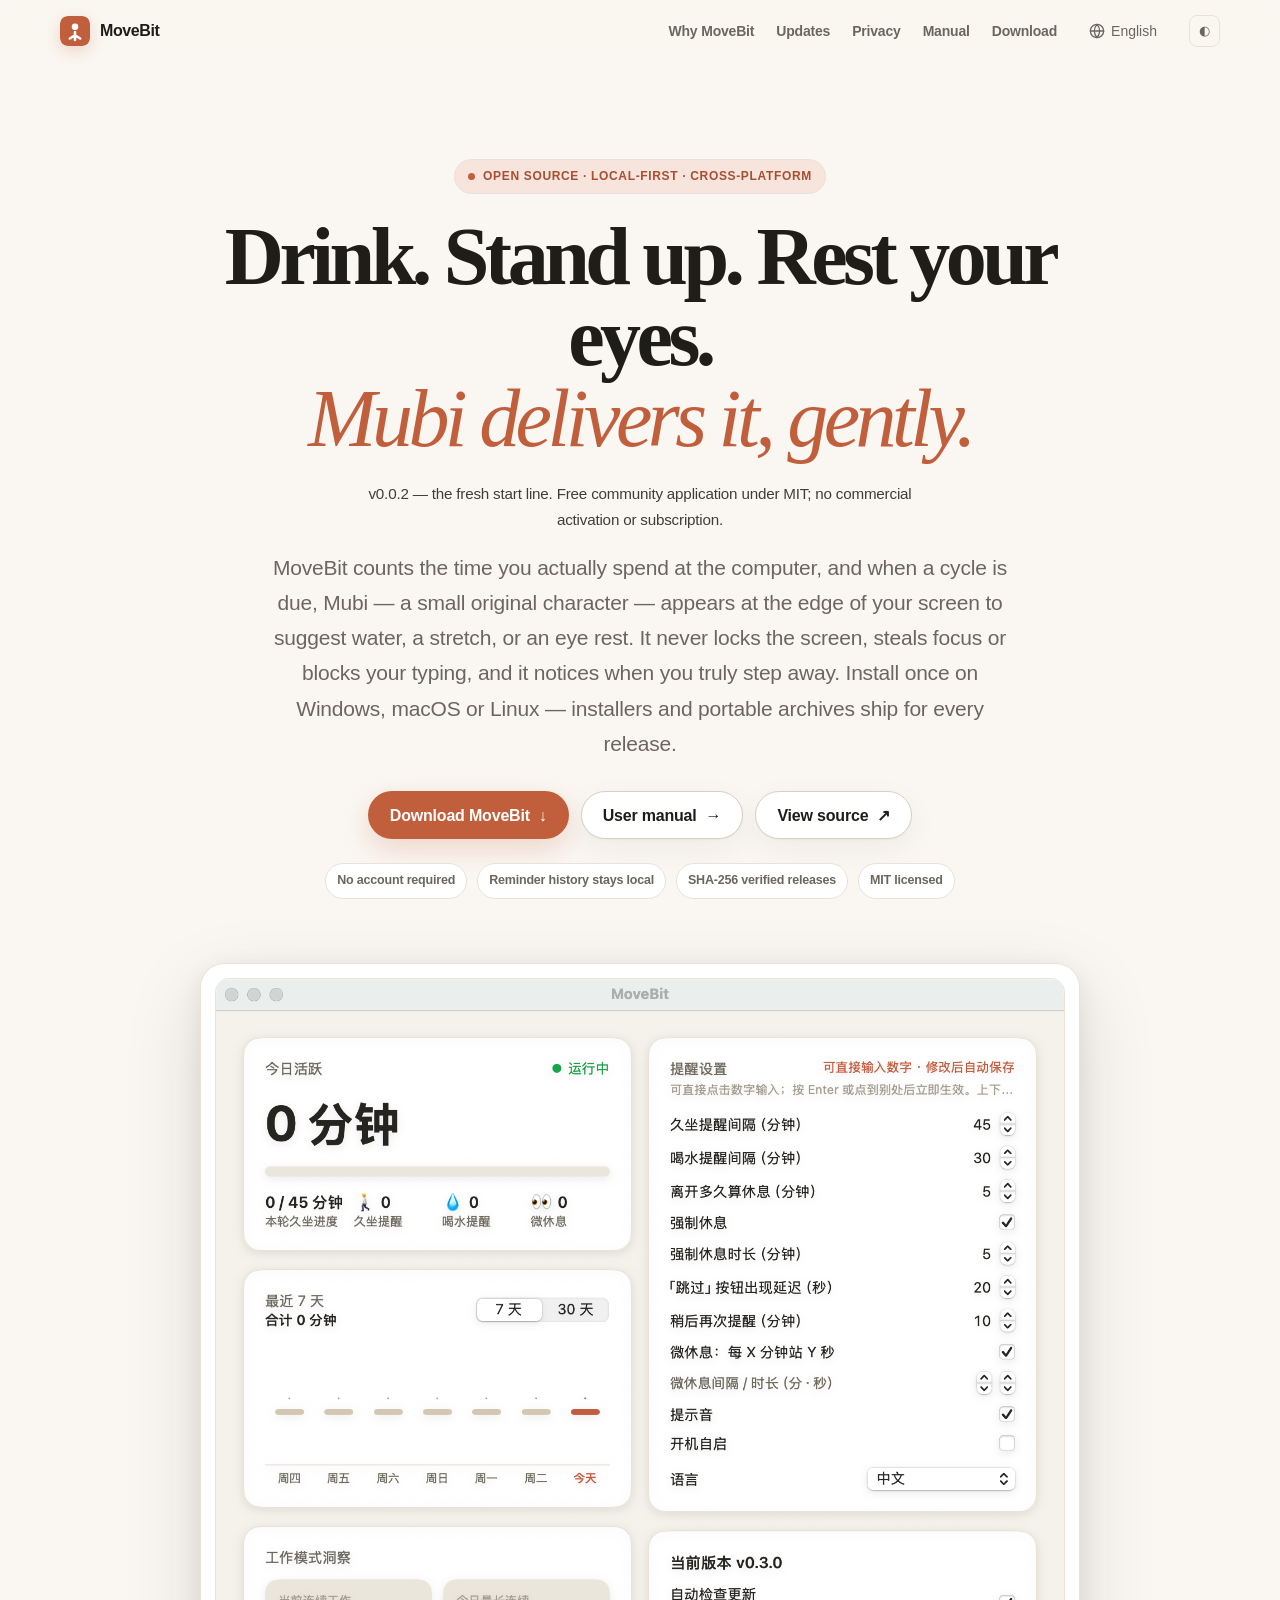
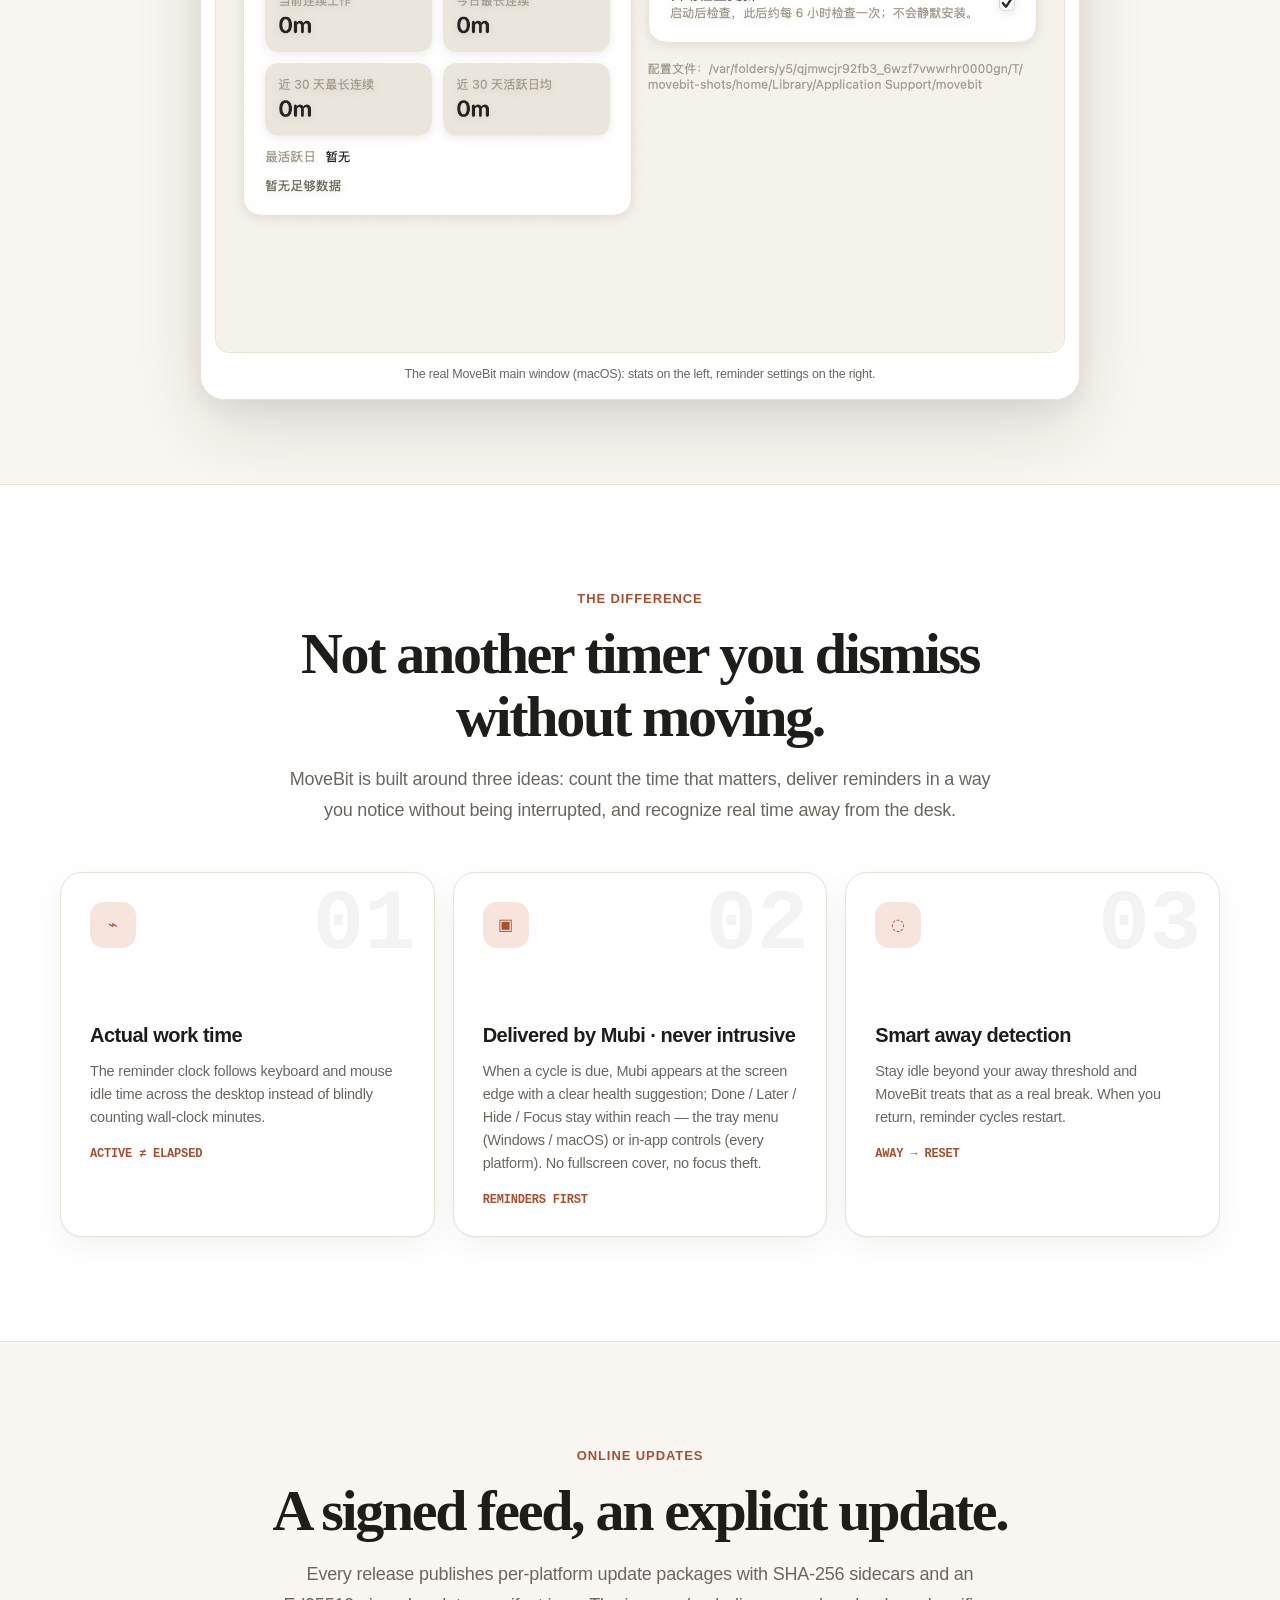
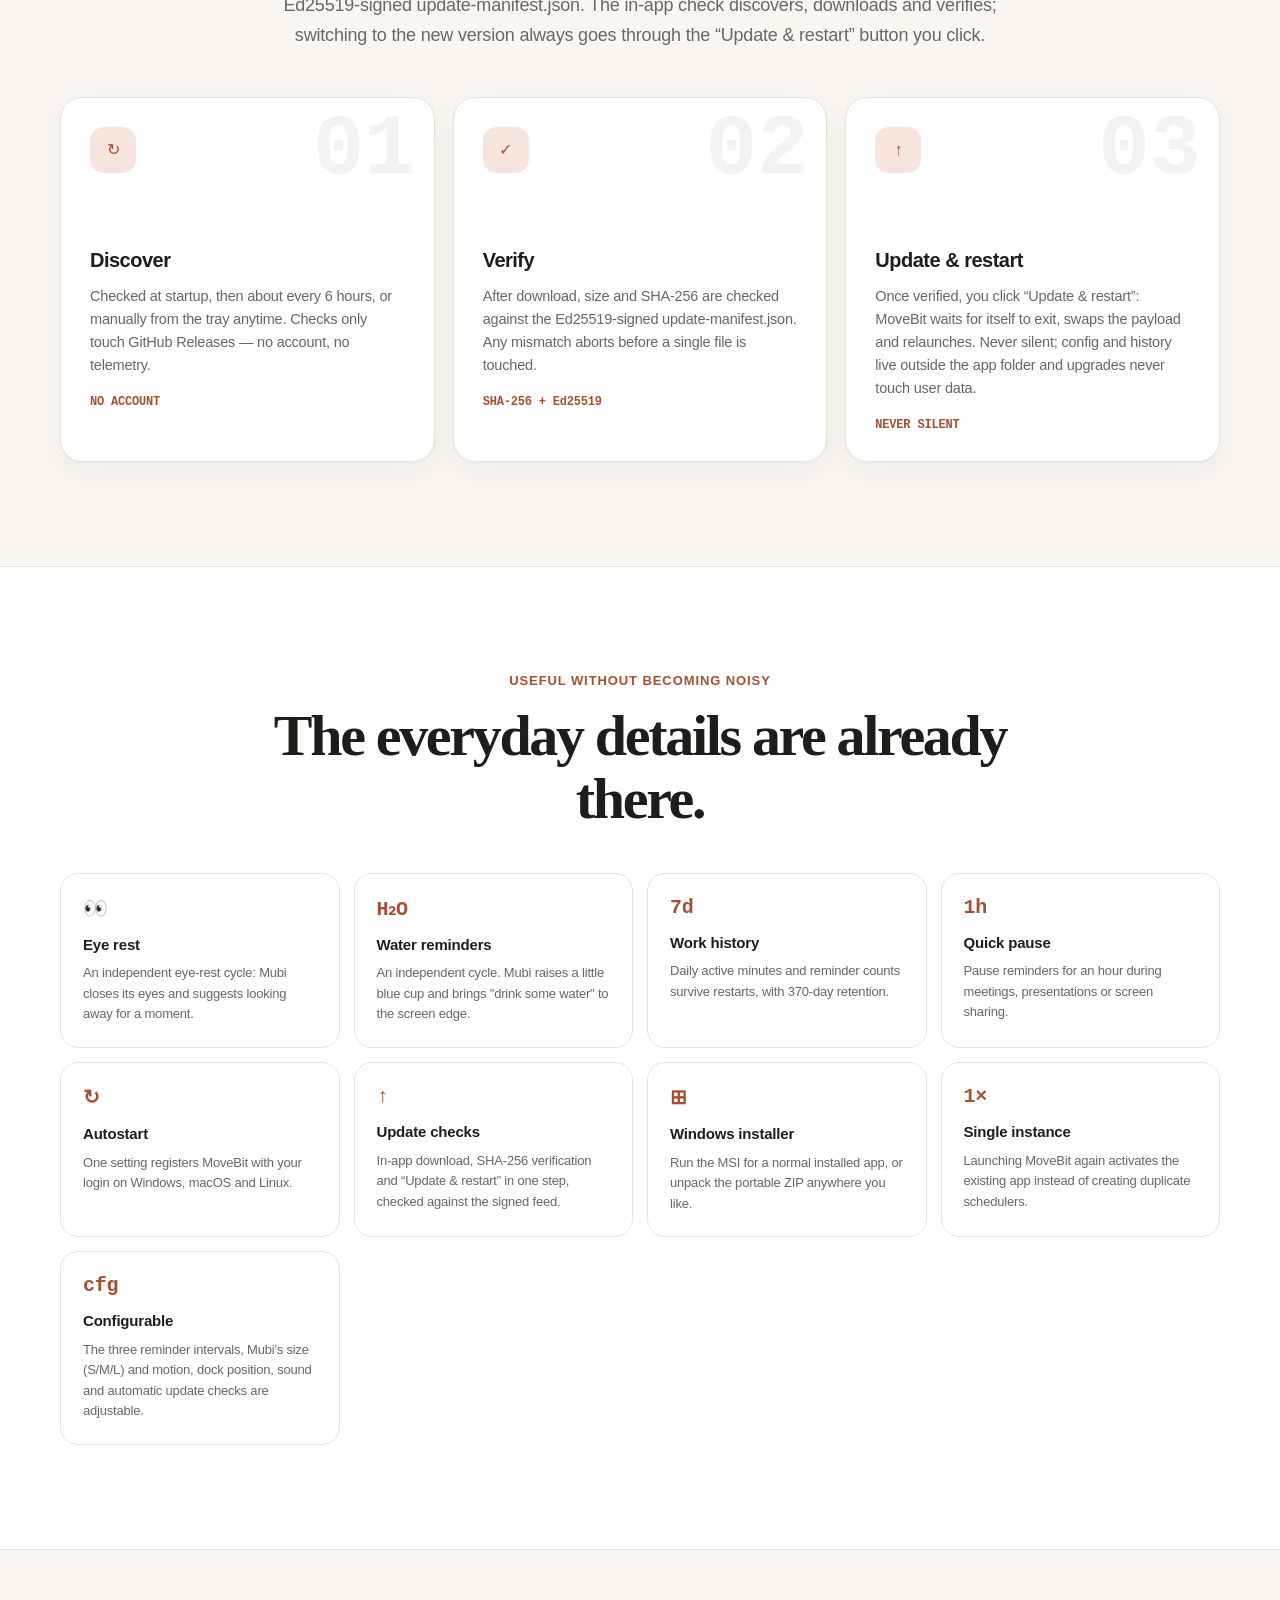
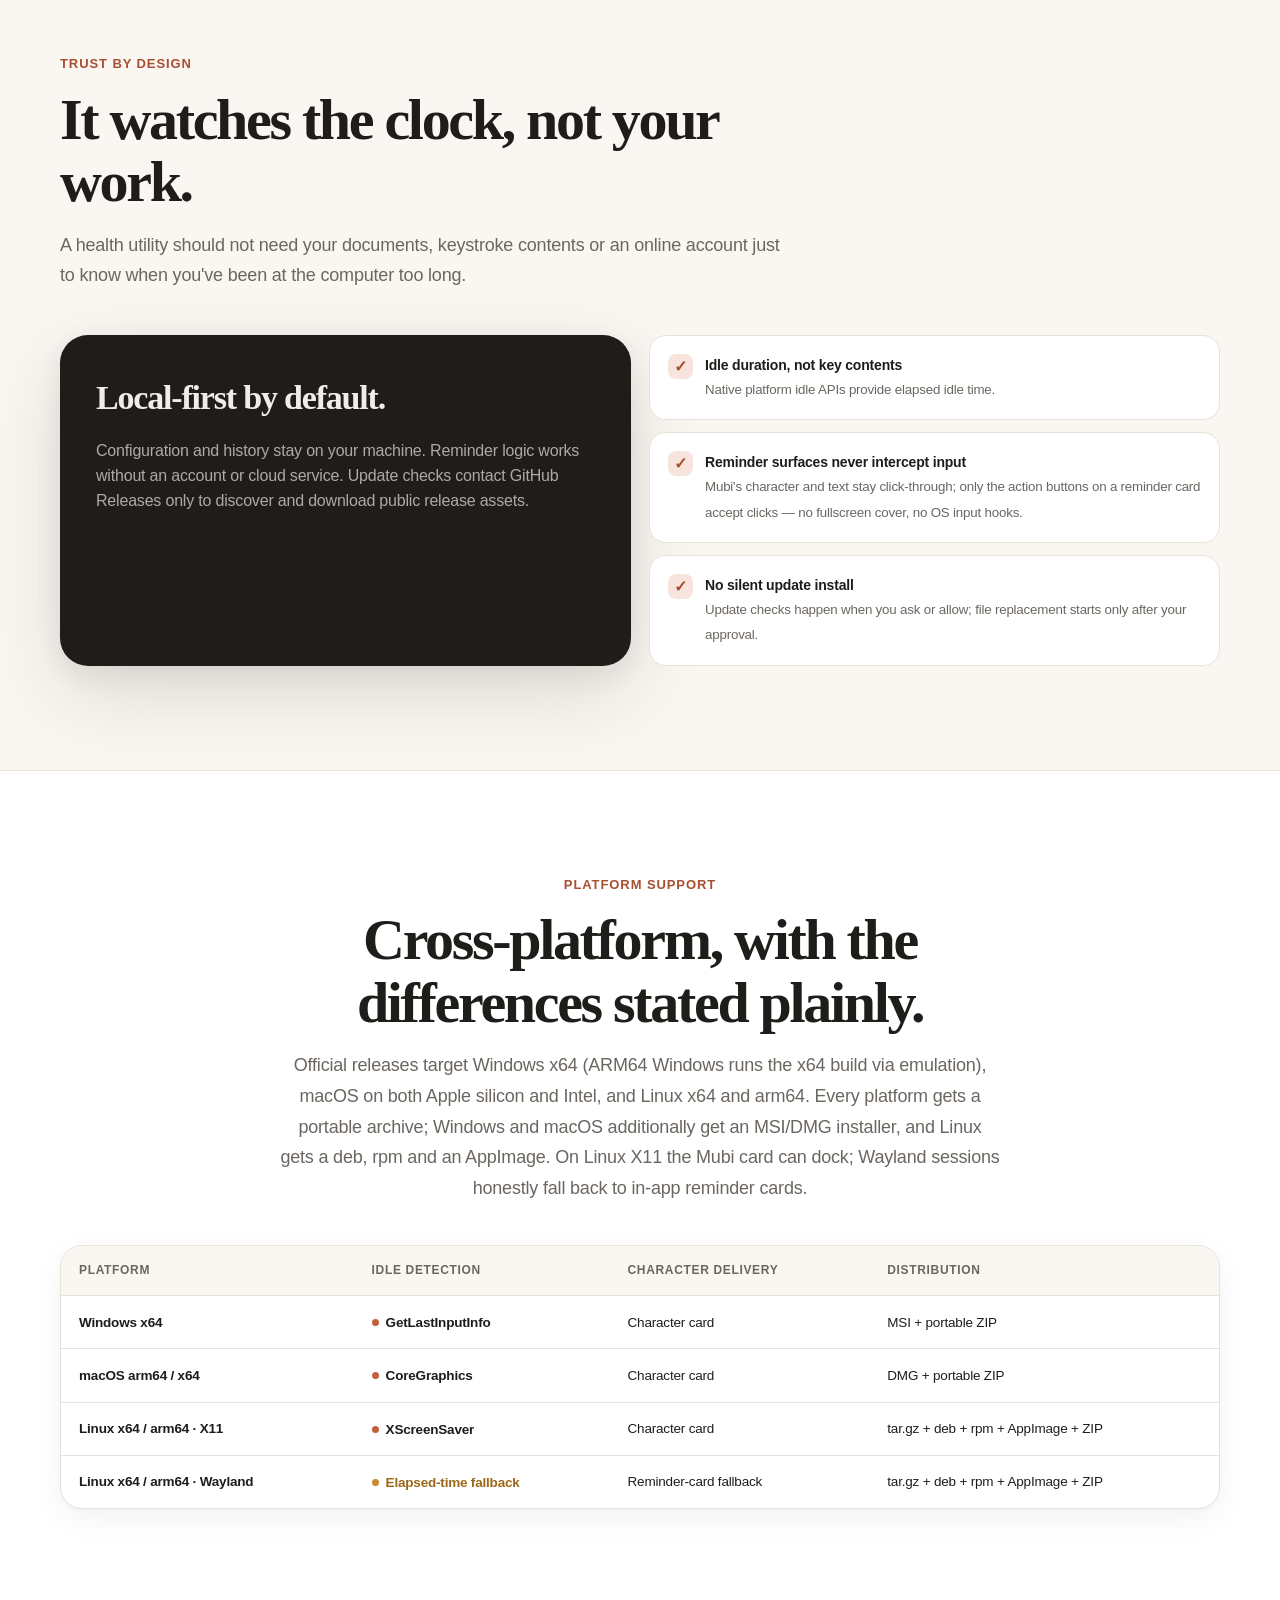
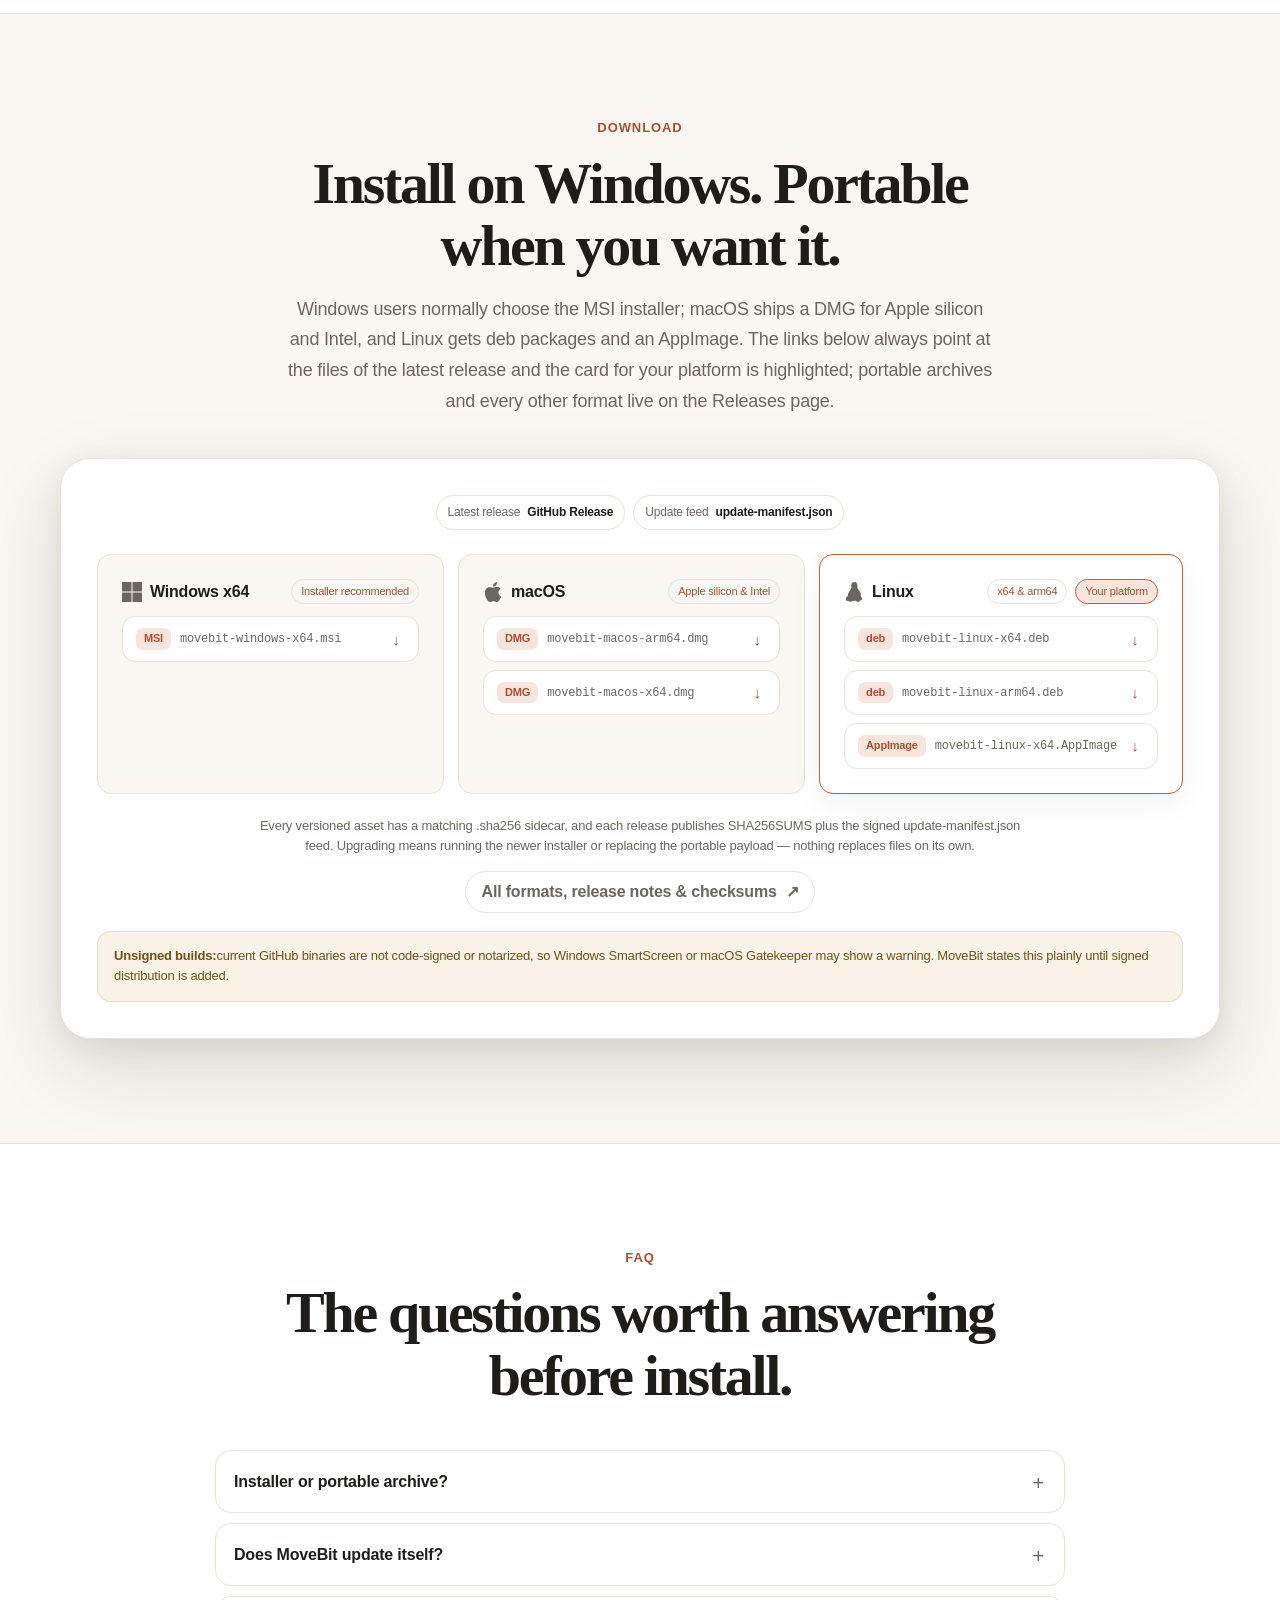
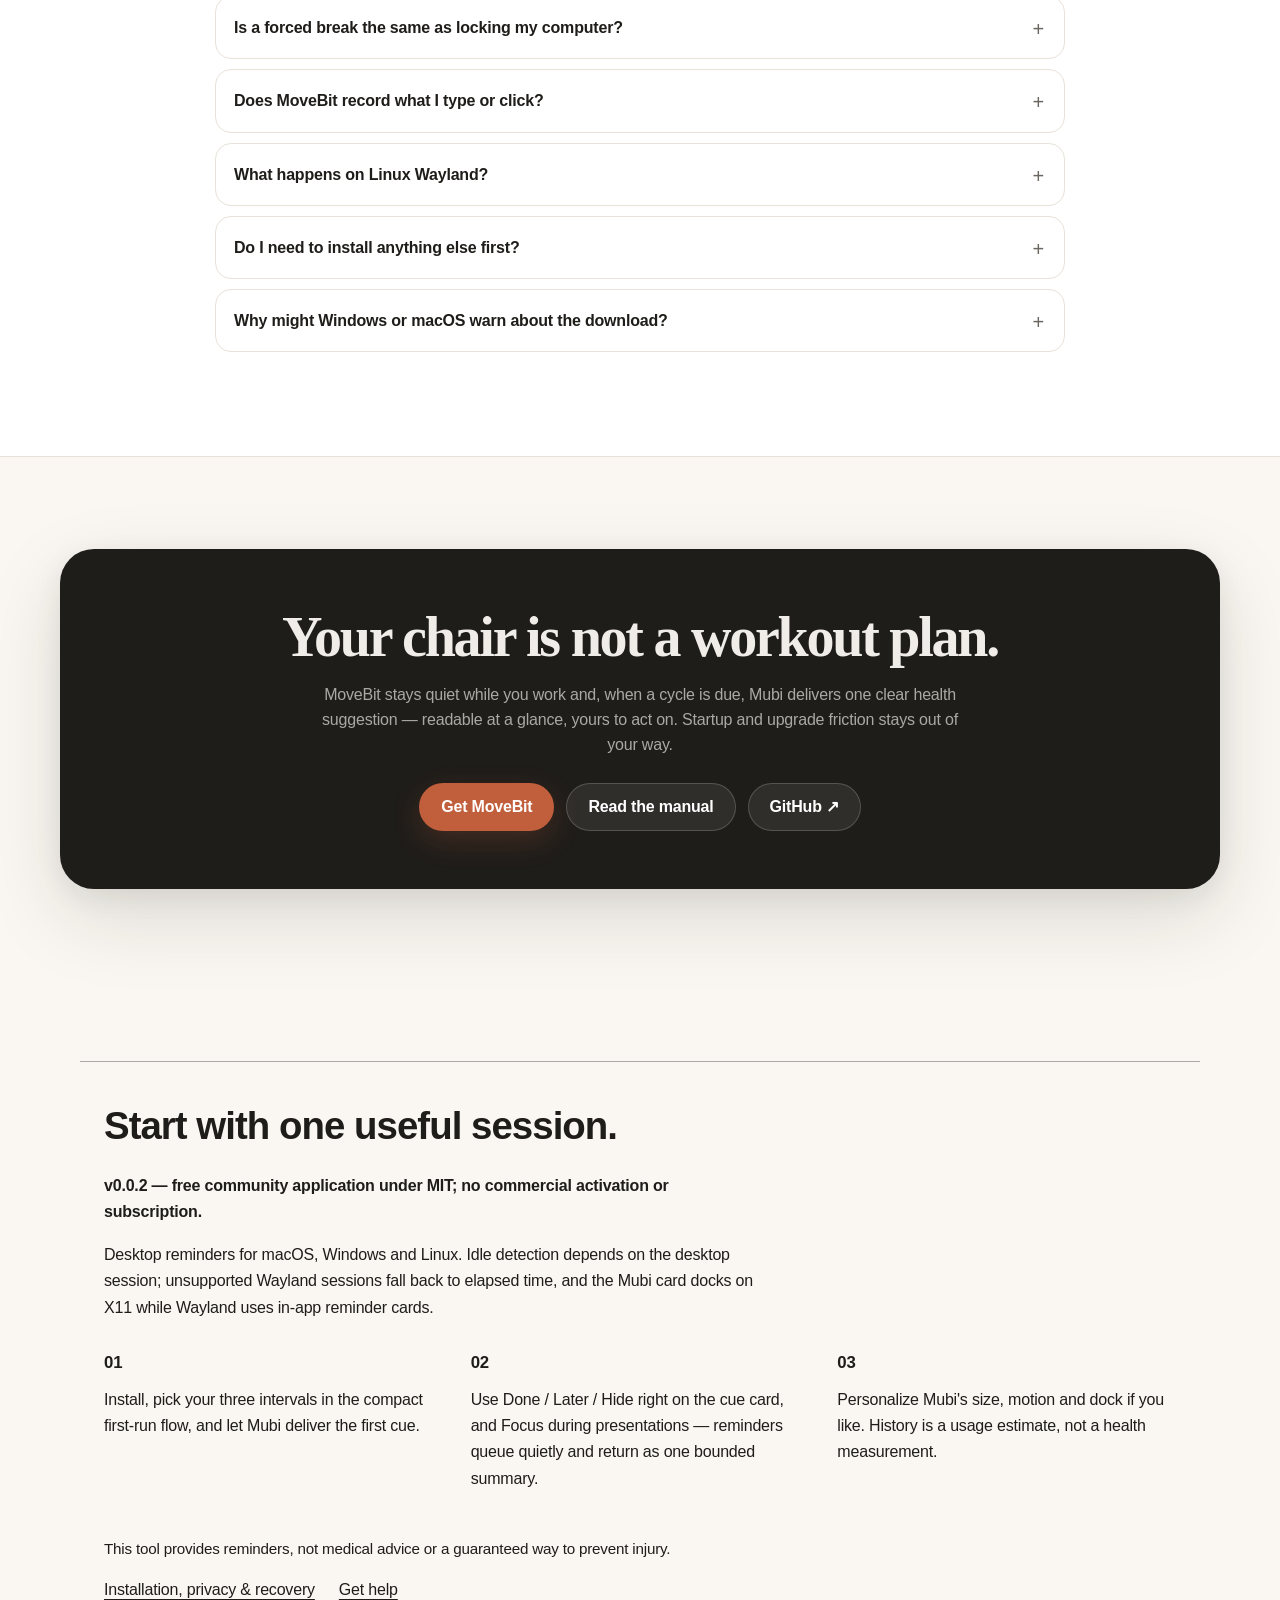
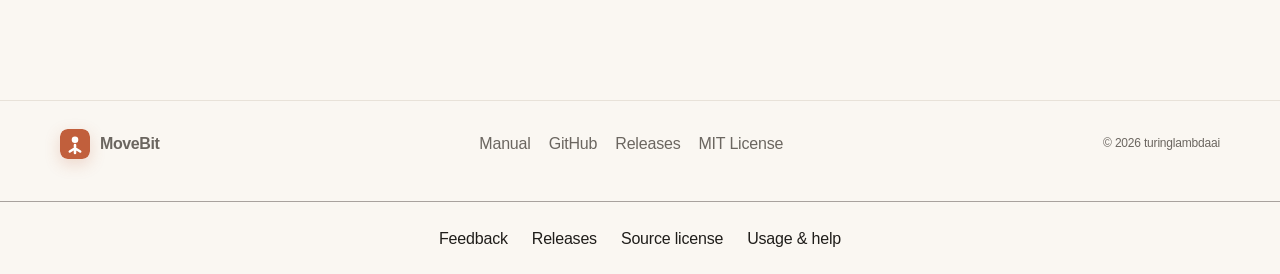
<file: docs/index.html>
<!doctype html>
<html lang="zh-CN">
<head>
  <meta charset="utf-8">
  <meta name="viewport" content="width=device-width, initial-scale=1">
  <title>MoveBit — 一个真正能让你离开椅子的休息提醒</title>
  <meta name="description" content="MoveBit 是本地优先的跨平台健康提醒工具：统计真实电脑活跃时长，久坐、喝水、护眼提醒由屏幕边缘的小家伙沐比温柔交付，永不锁屏、不打断；Windows、macOS、Linux 均提供安装器与便携压缩包，发布附带 SHA-256 校验。">
  <meta name="theme-color" content="#faf7f2">
  <meta name="color-scheme" content="light dark">
  <link rel="canonical" href="https://movebit.jrtx.site/">
  <meta property="og:type" content="website">
  <meta property="og:site_name" content="MoveBit">
  <meta property="og:title" content="MoveBit — 久坐、喝水、护眼，由沐比温柔提醒">
  <meta property="og:description" content="统计真实活跃时长。久坐、喝水、护眼，由沐比温柔提醒，永不打断。Windows、macOS、Linux 一次安装即可。">
  <meta property="og:url" content="https://movebit.jrtx.site/">
  <meta name="twitter:card" content="summary">
  <meta name="twitter:title" content="MoveBit — 久坐、喝水、护眼，由沐比温柔提醒">
  <meta name="twitter:description" content="统计真实活跃时长，识别离席；喝水、起身、护眼由沐比温柔提醒。">
  <script>
    // Anti-flicker: resolve theme (and language) before first paint.
    (function () {
      var t;
      try { t = localStorage.getItem('movebit-theme'); } catch (e) {}
      if (t !== 'light' && t !== 'dark') t = matchMedia('(prefers-color-scheme: dark)').matches ? 'dark' : 'light';
      document.documentElement.dataset.theme = t;
      var l;
      try { l = localStorage.getItem('movebit-lang-override-v2'); } catch (e) {}
      if (l !== 'zh' && l !== 'en') l = (navigator.language || 'zh').toLowerCase().indexOf('zh') === 0 ? 'zh' : 'en';
      document.documentElement.lang = l === 'zh' ? 'zh-CN' : 'en';
    })();
  </script>
  <link rel="stylesheet" href="styles.css">
  <script>document.documentElement.classList.add('js');</script>
  <script type="application/ld+json">
  {
    "@context": "https://schema.org",
    "@type": "SoftwareApplication",
    "name": "MoveBit",
    "applicationCategory": "HealthApplication",
    "operatingSystem": "Windows, macOS, Linux",
    "url": "https://movebit.jrtx.site/",
    "downloadUrl": "https://github.com/turinglambdaai/movebit/releases/latest",
    "codeRepository": "https://github.com/turinglambdaai/movebit",
    "license": "https://github.com/turinglambdaai/movebit/blob/main/LICENSE",
    "offers": { "@type": "Offer", "price": "0", "priceCurrency": "USD" }
  }
  </script>
<script>
var _hmt = _hmt || [];
(function() {
  var hm = document.createElement("script");
  hm.src = "https://hm.baidu.com/hm.js?8e2445912635226bcba0c400bfb6079d";
  var s = document.getElementsByTagName("script")[0];
  s.parentNode.insertBefore(hm, s);
})();
</script>
<style>
  #product-support { display:flex; flex-wrap:wrap; justify-content:center; gap:12px 24px; padding:24px; font:inherit; border-top:1px solid var(--border, #a8a29e); }
  #product-support a:focus-visible { outline:2px solid currentColor; outline-offset:4px; }
  html:lang(en) #product-support .support-zh, html:lang(zh) #product-support .support-en { display:none; }
</style>
<style id="product-start-style">
.product-availability{font-size:.95rem;line-height:1.65;max-width:72ch;margin:18px 0;opacity:.85} .hero .product-availability{margin-left:auto;margin-right:auto}
.product-start{max-width:1120px;margin:64px auto;padding:32px 24px;border-top:1px solid var(--border,#aaa);font:inherit;line-height:1.65}
.product-start h2{font-size:clamp(1.7rem,3vw,2.4rem);letter-spacing:-.025em;margin:0 0 16px}.product-start h3{font-size:1.05rem;margin:0 0 10px}.product-start p{margin:0 0 16px;max-width:74ch}.product-start-grid{display:grid;grid-template-columns:repeat(3,minmax(0,1fr));gap:28px;margin:28px 0}.product-start a{text-decoration:underline;text-underline-offset:4px;overflow-wrap:anywhere}.product-start a:focus-visible{outline:2px solid currentColor;outline-offset:5px}.product-start .start-links{display:flex;gap:16px 24px;flex-wrap:wrap}.product-start .start-status{font-weight:600}.product-start .start-limits{font-size:.95em}
html:lang(en) .reader-zh,html:lang(zh) .reader-en{display:none!important}@media(max-width:700px){.product-start{margin:40px auto;padding:24px 20px}.product-start-grid{grid-template-columns:1fr;gap:18px}}
</style>
<style>.lang-menu li.lang-choice{padding:0}.lang-menu .lang-choice button{display:block;width:100%;padding:8px 12px;border:0;background:transparent;color:inherit;font:inherit;text-align:left;cursor:pointer}.lang-menu .lang-choice button:focus-visible{outline:2px solid currentColor;outline-offset:-2px;border-radius:4px}</style>
</head>
<body>
  <a class="skip-link" href="#main" data-i18n="a11y.skip">跳到正文</a>

  <header class="nav" id="top">
    <div class="container nav-inner">
      <a class="brand" href="#top" aria-label="MoveBit home">
        <svg class="brand-mark" viewBox="0 0 64 64" aria-hidden="true">
          <rect width="64" height="64" rx="15" fill="#c15f3c"/>
          <circle cx="32" cy="23" r="7" fill="white"/>
          <path d="M32 34v17M32 41l-11 7M32 41l11 7" stroke="white" stroke-width="5.5" stroke-linecap="round"/>
        </svg>
        <span>MoveBit</span>
      </a>
      <nav class="nav-links" aria-label="Primary navigation">
        <a class="optional" href="#why"><span data-i18n="nav.why">为什么是 MoveBit</span></a>
        <a class="optional" href="#updates"><span data-i18n="nav.updates">在线更新</span></a>
        <a class="optional" href="#privacy"><span data-i18n="nav.privacy">隐私</span></a>
        <a class="optional" href="manual.html"><span data-i18n="nav.manual">手册</span></a>
        <a class="download-link" href="#download"><span data-i18n="nav.download">下载</span></a>
        <div class="lang-dropdown-wrapper">
            <button class="lang-btn" type="button" onclick="void 0" aria-label="Switch language">
                <svg width="16" height="16" viewBox="0 0 24 24" fill="none" stroke="currentColor" stroke-width="2" stroke-linecap="round" stroke-linejoin="round"><circle cx="12" cy="12" r="10"></circle><line x1="2" y1="12" x2="22" y2="12"></line><path d="M12 2a15.3 15.3 0 0 1 4 10 15.3 15.3 0 0 1-4 10 15.3 15.3 0 0 1-4-10 15.3 15.3 0 0 1 4-10z"></path></svg>
                <span id="current-lang-label">简体中文</span>
            </button>
            <ul class="lang-menu">
                <li class="lang-choice"><button type="button" onclick="setLanguage('en')">English</button></li>
                <li class="lang-choice"><button type="button" onclick="setLanguage('zh')">简体中文</button></li>
            </ul>
        </div>
        <button class="theme-btn" id="theme-btn" type="button" aria-label="Toggle theme">◐</button>
      </nav>
    </div>
  </header>

  <main id="main">
    <section class="hero">
      <div class="container">
        <div class="hero-copy">
          <div class="eyebrow animate"><span class="eyebrow-dot"></span><span data-i18n="hero.eyebrow">开源 · 本地优先 · 跨平台</span></div>
          <h1 class="animate">
            <span data-i18n="hero.h1a">久坐、喝水、护眼——</span><br>
            <span class="accent" data-i18n="hero.h1b">由小家伙沐比温柔提醒。</span>
          </h1>
<p class="reader-en product-availability" lang="en">v0.0.2 — the fresh start line. Free community application under MIT; no commercial activation or subscription.</p><p class="reader-zh product-availability" lang="zh">v0.0.2 —— 全新起点。MIT 许可的免费社区应用，不接商业激活或订阅。</p>
          <p class="hero-lead animate" data-i18n="hero.lead">MoveBit 统计你真正操作电脑的活跃时长，到点由小家伙沐比在屏幕边缘温柔提醒：喝水、起身、让眼睛休息。它从不锁屏、不抢焦点、不打断输入；你真正离开工位时它也知道。Windows、macOS、Linux 一次安装即可，每个发布都同时提供安装器与便携压缩包。</p>
          <div class="hero-actions animate">
            <a class="btn btn-primary" id="hero-download" href="#download"><span data-i18n="hero.download">下载 MoveBit</span><span aria-hidden="true">↓</span></a>
            <a class="btn btn-secondary" href="manual.html"><span data-i18n="hero.manual">使用手册</span><span aria-hidden="true">→</span></a>
            <a class="btn btn-secondary" href="https://github.com/turinglambdaai/movebit" target="_blank" rel="noopener"><span data-i18n="hero.source">查看源码</span><span aria-hidden="true">↗</span></a>
          </div>
          <div class="trust-row animate" aria-label="Product characteristics">
            <span class="trust-chip" data-i18n="chip.account">无需账户</span>
            <span class="trust-chip" data-i18n="chip.local">提醒记录保存在本机</span>
            <span class="trust-chip" data-i18n="chip.sha">SHA-256 校验发布</span>
            <span class="trust-chip" data-i18n="chip.mit">MIT 开源许可</span>
          </div>
        </div>

        <figure class="shot-frame animate">
          <img src="img/movebit-main-light.png" alt="MoveBit 主窗口（macOS）：今日活跃、最近 7 天图表、工作模式洞察与提醒设置" data-i18n-alt="shot.alt" loading="lazy">
          <figcaption class="shot-caption" data-i18n="shot.caption">MoveBit 主窗口（macOS 实拍）：左边是统计，右边是提醒设置。</figcaption>
        </figure>
      </div>
    </section>

    <section class="section section-alt" id="why">
      <div class="container">
        <div class="center-head">
          <div class="section-kicker animate" data-i18n="why.kicker">核心差异</div>
          <h2 class="section-title animate" data-i18n="why.title">不是又一个被你顺手关掉的计时器。</h2>
          <p class="section-lead animate" data-i18n="why.lead">MoveBit 围绕三件事设计：只累计真正重要的活跃时间、让提醒以不被忽略又不打断的方式出现、识别你实际离开工位的休息。</p>
        </div>

        <div class="core-grid">
          <article class="core-card animate" data-step="01">
            <div class="core-icon" aria-hidden="true">⌁</div>
            <h3 data-i18n="why.c1.title">真实活跃时长</h3>
            <p data-i18n="why.c1.body">提醒时钟参考整个桌面的键鼠空闲时长，而不是机械累计自然时间。</p>
            <div class="core-meta" data-i18n="why.c1.meta">活跃时间 ≠ 自然时间</div>
          </article>
          <article class="core-card animate" data-step="02">
            <div class="core-icon" aria-hidden="true">▣</div>
            <h3 data-i18n="why.c2.title">角色交付 · 永不打断</h3>
            <p data-i18n="why.c2.body">到点时，小家伙沐比在屏幕边缘带着明确的健康建议出现；做到 / 稍后 / 隐藏 / 专注永远触手可及——托盘菜单（Windows / macOS）或应用内控件（全平台）。没有全屏遮罩，没有焦点抢夺。</p>
            <div class="core-meta" data-i18n="why.c2.meta">提醒为本 · 角色为形</div>
          </article>
          <article class="core-card animate" data-step="03">
            <div class="core-icon" aria-hidden="true">◌</div>
            <h3 data-i18n="why.c3.title">聪明的离席识别</h3>
            <p data-i18n="why.c3.body">空闲超过离席阈值后，MoveBit 会把这段时间视为一次真正的休息；回来后提醒周期重新开始。</p>
            <div class="core-meta" data-i18n="why.c3.meta">离席 → 重置</div>
          </article>
        </div>
      </div>
    </section>

    <section class="section" id="updates">
      <div class="container">
        <div class="center-head">
          <div class="section-kicker animate" data-i18n="upd.kicker">在线更新</div>
          <h2 class="section-title animate" data-i18n="upd.title">带签名的更新 feed，明确的更新动作。</h2>
          <p class="section-lead animate" data-i18n="upd.lead">每个发布都提供各平台的更新包、SHA-256 校验文件，以及 Ed25519 签名的 update-manifest.json。应用内「检查更新」负责发现、下载与校验；换成新版本永远经过你点击的「更新并重启」。</p>
        </div>

        <div class="core-grid">
          <article class="core-card animate" data-step="01">
            <div class="core-icon" aria-hidden="true">↻</div>
            <h3 data-i18n="upd.c1.title">发现</h3>
            <p data-i18n="upd.c1.body">启动后检查一次，此后约每 6 小时一次，也可以在托盘随时手动「检查更新」。检查只访问 GitHub Releases——无需账户，无遥测。</p>
            <div class="core-meta" data-i18n="upd.c1.meta">无需账户</div>
          </article>
          <article class="core-card animate" data-step="02">
            <div class="core-icon" aria-hidden="true">✓</div>
            <h3 data-i18n="upd.c2.title">校验</h3>
            <p data-i18n="upd.c2.body">下载完成后校验字节数与 SHA-256，全部对着 Ed25519 签名的 update-manifest.json 核对；任何不一致都会中止更新，不动任何文件。</p>
            <div class="core-meta">SHA-256 + Ed25519</div>
          </article>
          <article class="core-card animate" data-step="03">
            <div class="core-icon" aria-hidden="true">↑</div>
            <h3 data-i18n="upd.c3.title">更新并重启</h3>
            <p data-i18n="upd.c3.body">校验通过后由你点击「更新并重启」：MoveBit 等自己退出后替换文件再启动。绝不静默安装；配置与历史保存在应用目录之外，升级不碰用户数据。</p>
            <div class="core-meta" data-i18n="upd.c3.meta">绝不静默</div>
          </article>
        </div>
      </div>
    </section>

    <section class="section section-alt" id="features">
      <div class="container">
        <div class="center-head">
          <div class="section-kicker animate" data-i18n="feat.kicker">有用，但不喧宾夺主</div>
          <h2 class="section-title animate" data-i18n="feat.title">日常真正需要的细节，也已经补齐。</h2>
        </div>
        <div class="feature-grid">
          <article class="feature animate"><div class="feature-symbol">👀</div><h3 data-i18n="feat.f1.title">护眼提醒</h3><p data-i18n="feat.f1.body">独立的护眼周期：沐比闭上眼睛，提示你看向远处休息片刻。</p></article>
          <article class="feature animate"><div class="feature-symbol">H₂O</div><h3 data-i18n="feat.f2.title">喝水提醒</h3><p data-i18n="feat.f2.body">独立周期。沐比举起小蓝杯，把「喝点水吧」送到屏幕边缘。</p></article>
          <article class="feature animate"><div class="feature-symbol">7d</div><h3 data-i18n="feat.f3.title">工作历史</h3><p data-i18n="feat.f3.body">每日活跃分钟数与提醒次数跨重启保存，并保留 370 天。</p></article>
          <article class="feature animate"><div class="feature-symbol">1h</div><h3 data-i18n="feat.f4.title">一键暂停</h3><p data-i18n="feat.f4.body">会议、演示或共享屏幕时，可从托盘快速暂停提醒一小时。</p></article>
          <article class="feature animate"><div class="feature-symbol">↻</div><h3 data-i18n="feat.f5.title">随系统启动</h3><p data-i18n="feat.f5.body">一个开关即可让 MoveBit 在 Windows、macOS 与 Linux 登录时启动。</p></article>
          <article class="feature animate"><div class="feature-symbol">↑</div><h3 data-i18n="feat.f6.title">检查更新</h3><p data-i18n="feat.f6.body">应用内下载、SHA-256 校验、「更新并重启」一步完成，全程对签名 feed 核对。</p></article>
          <article class="feature animate"><div class="feature-symbol">⊞</div><h3 data-i18n="feat.f7.title">Windows 安装版</h3><p data-i18n="feat.f7.body">运行 MSI 即可作为常规桌面应用安装；也可以把便携 ZIP 解压到任意目录使用。</p></article>
          <article class="feature animate"><div class="feature-symbol">1×</div><h3 data-i18n="feat.f8.title">单实例</h3><p data-i18n="feat.f8.body">重复启动时会唤起已有实例，不会再创建一套重复的提醒计时器。</p></article>
          <article class="feature animate"><div class="feature-symbol">cfg</div><h3 data-i18n="feat.f9.title">可配置</h3><p data-i18n="feat.f9.body">三个提醒间隔、沐比的尺寸 S/M/L 与动效、停靠位置、声音与自动检查更新均可调整。</p></article>
        </div>
      </div>
    </section>

    <section class="section" id="privacy">
      <div class="container">
        <div class="section-kicker animate" data-i18n="priv.kicker">从设计上建立信任</div>
        <h2 class="section-title animate" data-i18n="priv.title">它关心的是你多久没动，而不是你在做什么。</h2>
        <p class="section-lead animate" data-i18n="priv.lead">一个健康工具不应该为了判断你是否坐得太久，就需要读取文档、记录按键内容，或者要求你注册在线账户。</p>

        <div class="privacy-panel">
          <article class="privacy-main animate">
            <h3 data-i18n="priv.main.title">默认就是本地优先。</h3>
            <p data-i18n="priv.main.body">配置与历史记录保存在你的机器上，提醒逻辑无需账户或云服务。更新检查只会访问 GitHub Releases，用于发现和下载公开发布文件。</p>
          </article>
          <div class="privacy-list">
            <div class="privacy-item animate"><span class="check">✓</span><span><strong data-i18n="priv.p1.title">读取空闲时长，而不是按键内容</strong><small data-i18n="priv.p1.body">使用系统原生空闲 API 获取经过的空闲时间。</small></span></div>
            <div class="privacy-item animate"><span class="check">✓</span><span><strong data-i18n="priv.p2.title">提醒界面不拦截任何输入</strong><small data-i18n="priv.p2.body">沐比的角色与文字保持鼠标穿透，只有提醒卡上的操作按钮可点；没有全屏遮罩或系统级输入钩子。</small></span></div>
            <div class="privacy-item animate"><span class="check">✓</span><span><strong data-i18n="priv.p3.title">不静默强制安装更新</strong><small data-i18n="priv.p3.body">检查更新在你主动点击或明确允许时发生；替换程序文件只会经过你的确认。</small></span></div>
          </div>
        </div>
      </div>
    </section>

    <section class="section section-alt" id="platforms">
      <div class="container">
        <div class="center-head">
          <div class="section-kicker animate" data-i18n="plat.kicker">平台支持</div>
          <h2 class="section-title animate" data-i18n="plat.title">跨平台，但把不同平台的差异说清楚。</h2>
          <p class="section-lead animate" data-i18n="plat.lead">当前正式发布支持 Windows x64（ARM64 Windows 通过模拟运行 x64 构建）、Apple silicon 与 Intel 的 macOS，以及 Linux x64 与 arm64。每个平台都有便携压缩包；Windows 与 macOS 额外提供 MSI/DMG 安装器，Linux 提供 deb、rpm 与 AppImage。Linux X11 下沐比角色卡可停靠显示；Wayland 会话诚实回退为应用内提醒卡。</p>
        </div>

        <div class="support-wrap animate">
          <table class="support-table">
            <thead><tr><th data-i18n="plat.th1">平台</th><th data-i18n="plat.th2">空闲检测</th><th data-i18n="plat.th3">角色交付</th><th data-i18n="plat.th4">分发</th></tr></thead>
            <tbody>
              <tr><td><strong>Windows x64</strong></td><td><span class="status">GetLastInputInfo</span></td><td data-i18n="plat.all">角色卡</td><td data-i18n="plat.dist.win">MSI + 便携 ZIP</td></tr>
              <tr><td><strong>macOS arm64 / x64</strong></td><td><span class="status">CoreGraphics</span></td><td data-i18n="plat.all2">角色卡</td><td data-i18n="plat.dist.mac">DMG + 便携 ZIP</td></tr>
              <tr><td><strong>Linux x64 / arm64 · X11</strong></td><td><span class="status">XScreenSaver</span></td><td data-i18n="plat.all3">角色卡</td><td data-i18n="plat.dist.linux">tar.gz + deb + rpm + AppImage + ZIP</td></tr>
              <tr><td><strong>Linux x64 / arm64 · Wayland</strong></td><td><span class="status fallback" data-i18n="plat.fallback">自然时间降级</span></td><td data-i18n="plat.supported">提醒卡回退</td><td data-i18n="plat.dist.linux2">tar.gz + deb + rpm + AppImage + ZIP</td></tr>
            </tbody>
          </table>
        </div>
      </div>
    </section>

    <section class="section" id="download">
      <div class="container">
        <div class="center-head">
          <div class="section-kicker animate" data-i18n="dl.kicker">下载</div>
          <h2 class="section-title animate" data-i18n="dl.title">Windows 推荐安装；需要时，便携版一直都在。</h2>
          <p class="section-lead animate" data-i18n="dl.lead">Windows 用户通常选择 MSI 安装版；macOS 在 Apple silicon 和 Intel 上都提供 DMG，Linux 提供 deb 与 AppImage。下面的直链永远指向最新发布的文件，你所在平台的卡片会自动高亮；便携压缩包与其余格式都在 Releases 页。</p>
        </div>

        <div class="download-shell animate">
          <div class="release-line">
            <span class="release-badge"><span data-i18n="dl.badge.release">最新版本</span> <strong id="release-version">GitHub Release</strong></span>
            <span class="release-badge"><span data-i18n="dl.badge.feed">更新 feed</span> <strong>update-manifest.json</strong></span>
          </div>
          <div class="dl-grid" id="dl-grid">
            <div class="dl-card" data-os="windows">
              <div class="download-head"><span class="head-icon"><svg role="img" viewBox="0 0 24 24" fill="currentColor" aria-hidden="true"><path d="M0 0h11.377v11.372H0zm12.623 0H24v11.372H12.623zM0 12.623h11.377V24H0zm12.623 0H24V24H12.623z"/></svg></span><strong>Windows x64</strong><span class="download-tag" data-i18n="dl.tag.installer">推荐安装版</span></div>
              <div class="dl-assets">
                <a class="format-link" href="https://github.com/turinglambdaai/movebit/releases/latest/download/movebit-windows-x64.msi"><span class="format-kind">MSI</span><span class="format-name">movebit-windows-x64.msi</span><span class="download-arrow" aria-hidden="true">↓</span></a>
              </div>
            </div>
            <div class="dl-card" data-os="macos">
              <div class="download-head"><span class="head-icon"><svg role="img" viewBox="0 0 24 24" fill="currentColor" aria-hidden="true"><path d="M12.152 6.896c-.948 0-2.415-1.078-3.96-1.04-2.04.027-3.91 1.183-4.961 3.014-2.117 3.675-.546 9.103 1.519 12.09 1.013 1.454 2.208 3.09 3.792 3.039 1.52-.065 2.09-.987 3.935-.987 1.831 0 2.35.987 3.96.948 1.637-.026 2.676-1.48 3.676-2.948 1.156-1.688 1.636-3.325 1.662-3.415-.039-.013-3.182-1.221-3.22-4.857-.026-3.04 2.48-4.494 2.597-4.559-1.429-2.09-3.623-2.324-4.39-2.376-2-.156-3.675 1.09-4.61 1.09zM15.53 3.83c.843-1.012 1.4-2.427 1.245-3.83-1.207.052-2.662.805-3.532 1.818-.78.896-1.454 2.338-1.273 3.714 1.338.104 2.715-.688 3.559-1.701"/></svg></span><strong>macOS</strong><span class="download-tag" data-i18n="dl.tag.apple">Apple silicon 与 Intel</span></div>
              <div class="dl-assets">
                <a class="format-link" href="https://github.com/turinglambdaai/movebit/releases/latest/download/movebit-macos-arm64.dmg"><span class="format-kind">DMG</span><span class="format-name">movebit-macos-arm64.dmg</span><span class="download-arrow" aria-hidden="true">↓</span></a>
                <a class="format-link" href="https://github.com/turinglambdaai/movebit/releases/latest/download/movebit-macos-x64.dmg"><span class="format-kind">DMG</span><span class="format-name">movebit-macos-x64.dmg</span><span class="download-arrow" aria-hidden="true">↓</span></a>
              </div>
            </div>
            <div class="dl-card" data-os="linux">
              <div class="download-head"><span class="head-icon"><svg role="img" viewBox="0 0 24 24" fill="currentColor" aria-hidden="true"><path d="M12.504 0c-.155 0-.315.008-.48.021-4.226.333-3.105 4.807-3.17 6.298-.076 1.092-.3 1.953-1.05 3.02-.885 1.051-2.127 2.75-2.716 4.521-.278.832-.41 1.684-.287 2.489a.424.424 0 00-.11.135c-.26.268-.45.6-.663.839-.199.199-.485.267-.797.4-.313.136-.658.269-.864.68-.09.189-.136.394-.132.602 0 .199.027.4.055.536.058.399.116.728.04.97-.249.68-.28 1.145-.106 1.484.174.334.535.47.94.601.81.2 1.91.135 2.774.6.926.466 1.866.67 2.616.47.526-.116.97-.464 1.208-.946.587-.003 1.23-.269 2.26-.334.699-.058 1.574.267 2.577.2.025.134.063.198.114.333l.003.003c.391.778 1.113 1.132 1.884 1.071.771-.06 1.592-.536 2.257-1.306.631-.765 1.683-1.084 2.378-1.503.348-.199.629-.469.649-.853.023-.4-.2-.811-.714-1.376v-.097l-.003-.003c-.17-.2-.25-.535-.338-.926-.085-.401-.182-.786-.492-1.046h-.003c-.059-.054-.123-.067-.188-.135a.357.357 0 00-.19-.064c.431-1.278.264-2.55-.173-3.694-.533-1.41-1.465-2.638-2.175-3.483-.796-1.005-1.576-1.957-1.56-3.368.026-2.152.236-6.133-3.544-6.139z"/></svg></span><strong>Linux</strong><span class="download-tag">x64 &amp; arm64</span></div>
              <div class="dl-assets">
                <a class="format-link" href="https://github.com/turinglambdaai/movebit/releases/latest/download/movebit-linux-x64.deb"><span class="format-kind">deb</span><span class="format-name">movebit-linux-x64.deb</span><span class="download-arrow" aria-hidden="true">↓</span></a>
                <a class="format-link" href="https://github.com/turinglambdaai/movebit/releases/latest/download/movebit-linux-arm64.deb"><span class="format-kind">deb</span><span class="format-name">movebit-linux-arm64.deb</span><span class="download-arrow" aria-hidden="true">↓</span></a>
                <a class="format-link" href="https://github.com/turinglambdaai/movebit/releases/latest/download/movebit-linux-x64.AppImage"><span class="format-kind">AppImage</span><span class="format-name">movebit-linux-x64.AppImage</span><span class="download-arrow" aria-hidden="true">↓</span></a>
              </div>
            </div>
          </div>
          <p class="download-note" data-i18n="dl.note">每个版本化资产都有对应的 .sha256 文件，每个发布还提供 SHA256SUMS 与签名的 update-manifest.json feed。升级就是运行新版安装器或替换便携目录——没有任何步骤会自行替换文件。</p>
          <div style="text-align:center;margin-top:14px"><a class="btn btn-quiet" href="https://github.com/turinglambdaai/movebit/releases" target="_blank" rel="noopener"><span data-i18n="dl.notes">全部格式、版本说明与校验值</span><span aria-hidden="true">↗</span></a></div>
          <div class="warning"><strong data-i18n="dl.warn.strong">未签名构建：</strong><span data-i18n="dl.warn.body">当前 GitHub 二进制文件尚未进行代码签名或 macOS 公证，因此 Windows SmartScreen 或 macOS Gatekeeper 可能提示警告。在签名分发完成前，MoveBit 会明确说明这一点。</span></div>
        </div>
      </div>
    </section>

    <section class="section section-alt" id="faq">
      <div class="container">
        <div class="center-head">
          <div class="section-kicker animate">FAQ</div>
          <h2 class="section-title animate" data-i18n="faq.title">安装之前，值得先说清楚的问题。</h2>
        </div>
        <div class="faq">
          <details class="animate"><summary data-i18n="faq.q1">选安装版还是便携版？</summary><p data-i18n="faq.a1">日常长期使用推荐安装版：Windows MSI 或 macOS DMG。它给 MoveBit 一个稳定的位置、开始菜单/启动台入口和标准卸载。临时使用、U 盘、受管电脑不希望安装，或者你偏爱便携软件时再选便携 ZIP、Linux tar.gz 或 AppImage。</p></details>
          <details class="animate"><summary data-i18n="faq.q2">MoveBit 支持在线更新吗？</summary><p data-i18n="faq.a2">支持。「检查更新」读取 Ed25519 签名的 update-manifest.json，发现新版本后下载并做 SHA-256 校验，全部通过再由你点击「更新并重启」完成换新。任何一步校验失败都会中止，当前版本原封不动。</p></details>
          <details class="animate"><summary data-i18n="faq.q3">还有全屏强制休息吗？</summary><p data-i18n="faq.a3">没有。v0.0.1 起全屏强制休息已从产品中移除：提醒由屏幕边缘的沐比角色或应用内提醒卡交付，永远不会遮盖屏幕、抢夺焦点或拦截输入。</p></details>
          <details class="animate"><summary data-i18n="faq.q4">MoveBit 会记录我输入或点击了什么吗？</summary><p data-i18n="faq.a4">不会。空闲检测模块只向操作系统询问距离上次用户输入过去了多久；提醒逻辑需要空闲时长，而不是按键、文档或点击内容。</p></details>
          <details class="animate"><summary data-i18n="faq.q5">Linux Wayland 下会怎样？</summary><p data-i18n="faq.a5">提醒与在线更新照常工作。Wayland 合成器不提供可靠的窗口定位与穿透保证，因此沐比角色卡在 X11 会话停靠，Wayland 会话诚实回退为应用内提醒卡。</p></details>
          <details class="animate"><summary data-i18n="faq.q6">需要另外安装别的运行时吗？</summary><p data-i18n="faq.a6">使用打包 Release 时不需要。MoveBit 自带所需的一切——Linux 上唯一的外部依赖是 GTK 4 及其系统库。</p></details>
          <details class="animate"><summary data-i18n="faq.q7">为什么 Windows 或 macOS 可能对下载文件发出警告？</summary><p data-i18n="faq.a7">当前社区构建尚未签名。代码签名 / 公证属于额外的发布者身份信号，也是下一项重要的分发体验改进。</p></details>
        </div>
      </div>
    </section>

    <section class="final-cta">
      <div class="container">
        <div class="final-card animate">
          <h2 data-i18n="cta.title">椅子不算健身计划。</h2>
          <p data-i18n="cta.body">MoveBit 在你工作时保持安静，到点由沐比送上一句明确的健康建议——看一眼就懂，做不做由你；升级与启动的麻烦也从日常里拿掉了。</p>
          <div class="hero-actions">
            <a class="btn btn-primary" href="#download"><span data-i18n="cta.get">获取 MoveBit</span></a>
            <a class="btn btn-secondary" href="manual.html"><span data-i18n="cta.manual">先看手册</span></a>
            <a class="btn btn-secondary" href="https://github.com/turinglambdaai/movebit" target="_blank" rel="noopener">GitHub ↗</a>
          </div>
        </div>
      </div>
    </section>
  <section id="start-here" class="product-start" aria-label="Get started / 开始使用">
<h2 class="reader-en " lang="en">Start with one useful session.</h2><h2 class="reader-zh " lang="zh">从一次有效使用开始。</h2><p class="reader-en start-status" lang="en">v0.0.2 — free community application under MIT; no commercial activation or subscription.</p><p class="reader-zh start-status" lang="zh">v0.0.2 —— MIT 许可的免费社区应用，不接商业激活或订阅。</p><p class="reader-en " lang="en">Desktop reminders for macOS, Windows and Linux. Idle detection depends on the desktop session; unsupported Wayland sessions fall back to elapsed time, and the Mubi card docks on X11 while Wayland uses in-app reminder cards.</p><p class="reader-zh " lang="zh">提供 macOS、Windows、Linux 桌面提醒。空闲检测依赖桌面会话；不支持的 Wayland 会话回退为经过时间计时，沐比角色卡在 X11 停靠、Wayland 使用应用内提醒卡。</p><div class="product-start-grid"><article><h3 class="reader-en " lang="en">01</h3><h3 class="reader-zh " lang="zh">01</h3><p class="reader-en " lang="en">Install, pick your three intervals in the compact first-run flow, and let Mubi deliver the first cue.</p><p class="reader-zh " lang="zh">安装后在小巧的首启流程里定好三个间隔，让沐比送出第一条提醒。</p></article><article><h3 class="reader-en " lang="en">02</h3><h3 class="reader-zh " lang="zh">02</h3><p class="reader-en " lang="en">Use Done / Later / Hide right on the cue card, and Focus during presentations — reminders queue quietly and return as one bounded summary.</p><p class="reader-zh " lang="zh">在提醒卡上直接使用做到 / 稍后 / 隐藏；演示时开专注——提醒安静排队，结束后合并为一条有界汇总。</p></article><article><h3 class="reader-en " lang="en">03</h3><h3 class="reader-zh " lang="zh">03</h3><p class="reader-en " lang="en">Personalize Mubi's size, motion and dock if you like. History is a usage estimate, not a health measurement.</p><p class="reader-zh " lang="zh">喜欢的话给沐比选尺寸、动效与停靠位。历史数据属于使用估计，不是健康测量。</p></article></div><p class="reader-en start-limits" lang="en">This tool provides reminders, not medical advice or a guaranteed way to prevent injury.</p><p class="reader-zh start-limits" lang="zh">本工具提供提醒，不提供医疗建议或预防损伤保证。</p><div class="start-links"><a class="reader-en" lang="en" href="https://github.com/turinglambdaai/movebit/blob/main/docs/USER-GUIDE.md">Installation, privacy &amp; recovery</a><a class="reader-zh" lang="zh" href="https://github.com/turinglambdaai/movebit/blob/main/docs/USER-GUIDE.zh-CN.md">安装、隐私与恢复</a><a href="https://github.com/turinglambdaai/movebit/issues"><span class="reader-en " lang="en">Get help</span><span class="reader-zh " lang="zh">反馈与帮助</span></a></div></section>
</main>

  <footer class="footer">
    <div class="container footer-inner">
      <a class="brand" href="#top">
        <svg class="brand-mark" viewBox="0 0 64 64" aria-hidden="true"><rect width="64" height="64" rx="15" fill="#c15f3c"/><circle cx="32" cy="23" r="7" fill="white"/><path d="M32 34v17M32 41l-11 7M32 41l11 7" stroke="white" stroke-width="5.5" stroke-linecap="round"/></svg>
        <span>MoveBit</span>
      </a>
      <div class="footer-links"><a href="manual.html" data-i18n="footer.manual">手册</a><a href="https://github.com/turinglambdaai/movebit" target="_blank" rel="noopener">GitHub</a><a href="https://github.com/turinglambdaai/movebit/releases" target="_blank" rel="noopener" data-i18n="footer.releases">Releases</a><a href="https://github.com/turinglambdaai/movebit/blob/main/LICENSE" target="_blank" rel="noopener">MIT License</a></div>
      <small>© <span id="year">2026</span> turinglambdaai</small>
    </div>
  </footer>
<nav id="product-support" aria-label="Support / 支持"><a href="https://github.com/turinglambdaai/movebit/issues"><span class="support-zh">反馈</span><span class="support-en" lang="en">Feedback</span></a> <a href="https://github.com/turinglambdaai/movebit/releases"><span class="support-zh">发布与更新</span><span class="support-en" lang="en">Releases</span></a> <a href="https://github.com/turinglambdaai/movebit/blob/main/LICENSE"><span class="support-zh">源码许可</span><span class="support-en" lang="en">Source license</span></a> <a class="support-zh" href="https://github.com/turinglambdaai/movebit/blob/main/docs/USER-GUIDE.zh-CN.md">使用与帮助</a> <a class="support-en" lang="en" href="https://github.com/turinglambdaai/movebit/blob/main/docs/USER-GUIDE.md">Usage & help</a></nav>

  <script>
    (function () {
      // ---- i18n dictionaries (family standard: data-i18n + JS dict, zh default) ----
      var zh = {
        "a11y.skip": "跳到正文",
        "nav.why": "为什么是 MoveBit", "nav.updates": "在线更新", "nav.privacy": "隐私",
        "nav.manual": "手册", "nav.download": "下载",
        "hero.eyebrow": "开源 · 本地优先 · 跨平台",
        "hero.h1a": "久坐、喝水、护眼——", "hero.h1b": "由小家伙沐比温柔提醒。",
        "hero.lead": "MoveBit 统计你真正操作电脑的活跃时长，到点由小家伙沐比在屏幕边缘温柔提醒：喝水、起身、让眼睛休息。它从不锁屏、不抢焦点、不打断输入；你真正离开工位时它也知道。Windows、macOS、Linux 一次安装即可，每个发布都同时提供安装器与便携压缩包。",
        "hero.download": "下载 MoveBit", "hero.manual": "使用手册", "hero.source": "查看源码",
        "chip.account": "无需账户", "chip.local": "提醒记录保存在本机", "chip.sha": "SHA-256 校验发布", "chip.mit": "MIT 开源许可",
        "shot.alt": "MoveBit 主窗口（macOS）：今日活跃、最近 7 天图表、工作模式洞察与提醒设置",
        "shot.caption": "MoveBit 主窗口（macOS 实拍）：左边是统计，右边是提醒设置。",
        "why.kicker": "核心差异",
        "why.title": "不是又一个被你顺手关掉的计时器。",
        "why.lead": "MoveBit 围绕三件事设计：只累计真正重要的活跃时间、让提醒以不被忽略又不打断的方式出现、识别你实际离开工位的休息。",
        "why.c1.title": "真实活跃时长", "why.c1.body": "提醒时钟参考整个桌面的键鼠空闲时长，而不是机械累计自然时间。", "why.c1.meta": "活跃时间 ≠ 自然时间",
        "why.c2.title": "角色交付 · 永不打断", "why.c2.body": "到点时，小家伙沐比在屏幕边缘带着明确的健康建议出现；做到 / 稍后 / 隐藏 / 专注永远触手可及——托盘菜单（Windows / macOS）或应用内控件（全平台）。没有全屏遮罩，没有焦点抢夺。", "why.c2.meta": "提醒为本 · 角色为形",
        "why.c3.title": "聪明的离席识别", "why.c3.body": "空闲超过离席阈值后，MoveBit 会把这段时间视为一次真正的休息；回来后提醒周期重新开始。", "why.c3.meta": "离席 → 重置",
        "upd.kicker": "在线更新", "upd.title": "带签名的更新 feed，明确的更新动作。",
        "upd.lead": "每个发布都提供各平台的更新包、SHA-256 校验文件，以及 Ed25519 签名的 update-manifest.json。应用内「检查更新」负责发现、下载与校验；换成新版本永远经过你点击的「更新并重启」。",
        "upd.c1.title": "发现", "upd.c1.body": "启动后检查一次，此后约每 6 小时一次，也可以在托盘随时手动「检查更新」。检查只访问 GitHub Releases——无需账户，无遥测。", "upd.c1.meta": "无需账户",
        "upd.c2.title": "校验", "upd.c2.body": "下载完成后校验字节数与 SHA-256，全部对着 Ed25519 签名的 update-manifest.json 核对；任何不一致都会中止更新，不动任何文件。",
        "upd.c3.title": "更新并重启", "upd.c3.body": "校验通过后由你点击「更新并重启」：MoveBit 等自己退出后替换文件再启动。绝不静默安装；配置与历史保存在应用目录之外，升级不碰用户数据。", "upd.c3.meta": "绝不静默",
        "feat.kicker": "有用，但不喧宾夺主", "feat.title": "日常真正需要的细节，也已经补齐。",
        "feat.f1.title": "护眼提醒", "feat.f1.body": "独立的护眼周期：沐比闭上眼睛，提示你看向远处休息片刻。",
        "feat.f2.title": "喝水提醒", "feat.f2.body": "独立周期。沐比举起小蓝杯，把「喝点水吧」送到屏幕边缘。",
        "feat.f3.title": "工作历史", "feat.f3.body": "每日活跃分钟数与提醒次数跨重启保存，并保留 370 天。",
        "feat.f4.title": "一键暂停", "feat.f4.body": "会议、演示或共享屏幕时，可从托盘快速暂停提醒一小时。",
        "feat.f5.title": "随系统启动", "feat.f5.body": "一个开关即可让 MoveBit 在 Windows、macOS 与 Linux 登录时启动。",
        "feat.f6.title": "检查更新", "feat.f6.body": "应用内下载、SHA-256 校验、「更新并重启」一步完成，全程对签名 feed 核对。",
        "feat.f7.title": "Windows 安装版", "feat.f7.body": "运行 MSI 即可作为常规桌面应用安装；也可以把便携 ZIP 解压到任意目录使用。",
        "feat.f8.title": "单实例", "feat.f8.body": "重复启动时会唤起已有实例，不会再创建一套重复的提醒计时器。",
        "feat.f9.title": "可配置", "feat.f9.body": "三个提醒间隔、沐比的尺寸 S/M/L 与动效、停靠位置、声音与自动检查更新均可调整。",
        "priv.kicker": "从设计上建立信任", "priv.title": "它关心的是你多久没动，而不是你在做什么。",
        "priv.lead": "一个健康工具不应该为了判断你是否坐得太久，就需要读取文档、记录按键内容，或者要求你注册在线账户。",
        "priv.main.title": "默认就是本地优先。", "priv.main.body": "配置与历史记录保存在你的机器上，提醒逻辑无需账户或云服务。更新检查只会访问 GitHub Releases，用于发现和下载公开发布文件。",
        "priv.p1.title": "读取空闲时长，而不是按键内容", "priv.p1.body": "使用系统原生空闲 API 获取经过的空闲时间。",
        "priv.p2.title": "提醒界面不拦截任何输入", "priv.p2.body": "沐比的角色与文字保持鼠标穿透，只有提醒卡上的操作按钮可点；没有全屏遮罩或系统级输入钩子。",
        "priv.p3.title": "不静默强制安装更新", "priv.p3.body": "检查更新在你主动点击或明确允许时发生；替换程序文件只会经过你的确认。",
        "plat.kicker": "平台支持", "plat.title": "跨平台，但把不同平台的差异说清楚。",
        "plat.lead": "当前正式发布支持 Windows x64（ARM64 Windows 通过模拟运行 x64 构建）、Apple silicon 与 Intel 的 macOS，以及 Linux x64 与 arm64。每个平台都有便携压缩包；Windows 与 macOS 额外提供 MSI/DMG 安装器，Linux 提供 deb、rpm 与 AppImage。Linux X11 下沐比角色卡可停靠显示；Wayland 会话诚实回退为应用内提醒卡。",
        "plat.th1": "平台", "plat.th2": "空闲检测", "plat.th3": "角色交付", "plat.th4": "分发",
        "plat.all": "角色卡", "plat.all2": "角色卡", "plat.all3": "角色卡",
        "plat.dist.win": "MSI + 便携 ZIP", "plat.dist.mac": "DMG + 便携 ZIP",
        "plat.dist.linux": "tar.gz + deb + rpm + AppImage + ZIP", "plat.dist.linux2": "tar.gz + deb + rpm + AppImage + ZIP",
        "plat.fallback": "自然时间降级", "plat.supported": "提醒卡回退",
        "dl.kicker": "下载", "dl.title": "Windows 推荐安装；需要时，便携版一直都在。",
        "dl.lead": "Windows 用户通常选择 MSI 安装版；macOS 在 Apple silicon 和 Intel 上都提供 DMG，Linux 提供 deb 与 AppImage。下面的直链永远指向最新发布的文件，你所在平台的卡片会自动高亮；便携压缩包与其余格式都在 Releases 页。",
        "dl.badge.release": "最新版本", "dl.badge.feed": "更新 feed",
        "dl.tag.installer": "推荐安装版", "dl.tag.apple": "Apple silicon 与 Intel", "dl.tag.current": "你的平台",
        "dl.note": "每个版本化资产都有对应的 .sha256 文件，每个发布还提供 SHA256SUMS 与签名的 update-manifest.json feed。升级就是运行新版安装器或替换便携目录——没有任何步骤会自行替换文件。",
        "dl.notes": "全部格式、版本说明与校验值",
        "dl.warn.strong": "未签名构建：", "dl.warn.body": "当前 GitHub 二进制文件尚未进行代码签名或 macOS 公证，因此 Windows SmartScreen 或 macOS Gatekeeper 可能提示警告。在签名分发完成前，MoveBit 会明确说明这一点。",
        "faq.title": "安装之前，值得先说清楚的问题。",
        "faq.q1": "选安装版还是便携版？",
        "faq.a1": "日常长期使用推荐安装版：Windows MSI 或 macOS DMG。它给 MoveBit 一个稳定的位置、开始菜单/启动台入口和标准卸载。临时使用、U 盘、受管电脑不希望安装，或者你偏爱便携软件时再选便携 ZIP、Linux tar.gz 或 AppImage。",
        "faq.q2": "MoveBit 支持在线更新吗？",
        "faq.a2": "支持。「检查更新」读取 Ed25519 签名的 update-manifest.json，发现新版本后下载并做 SHA-256 校验，全部通过再由你点击「更新并重启」完成换新。任何一步校验失败都会中止，当前版本原封不动。",
        "faq.q3": "还有全屏强制休息吗？",
        "faq.a3": "没有。v0.0.1 起全屏强制休息已从产品中移除：提醒由屏幕边缘的沐比角色或应用内提醒卡交付，永远不会遮盖屏幕、抢夺焦点或拦截输入。",
        "faq.q4": "MoveBit 会记录我输入或点击了什么吗？",
        "faq.a4": "不会。空闲检测模块只向操作系统询问距离上次用户输入过去了多久；提醒逻辑需要空闲时长，而不是按键、文档或点击内容。",
        "faq.q5": "Linux Wayland 下会怎样？",
        "faq.a5": "提醒与在线更新照常工作。Wayland 合成器不提供可靠的窗口定位与穿透保证，因此沐比角色卡在 X11 会话停靠，Wayland 会话诚实回退为应用内提醒卡。",
        "faq.q6": "需要另外安装别的运行时吗？",
        "faq.a6": "使用打包 Release 时不需要。MoveBit 自带所需的一切——Linux 上唯一的外部依赖是 GTK 4 及其系统库。",
        "faq.q7": "为什么 Windows 或 macOS 可能对下载文件发出警告？",
        "faq.a7": "当前社区构建尚未签名。代码签名 / 公证属于额外的发布者身份信号，也是下一项重要的分发体验改进。",
        "cta.title": "椅子不算健身计划。",
        "cta.body": "MoveBit 在你工作时保持安静，到点由沐比送上一句明确的健康建议——看一眼就懂，做不做由你；升级与启动的麻烦也从日常里拿掉了。",
        "cta.get": "获取 MoveBit", "cta.manual": "先看手册",
        "footer.manual": "手册", "footer.releases": "Releases"
      };
      var en = {
        "a11y.skip": "Skip to content",
        "nav.why": "Why MoveBit", "nav.updates": "Updates", "nav.privacy": "Privacy",
        "nav.manual": "Manual", "nav.download": "Download",
        "hero.eyebrow": "Open source · Local-first · Cross-platform",
        "hero.h1a": "Drink. Stand up. Rest your eyes.", "hero.h1b": "Mubi delivers it, gently.",
        "hero.lead": "MoveBit counts the time you actually spend at the computer, and when a cycle is due, Mubi — a small original character — appears at the edge of your screen to suggest water, a stretch, or an eye rest. It never locks the screen, steals focus or blocks your typing, and it notices when you truly step away. Install once on Windows, macOS or Linux — installers and portable archives ship for every release.",
        "hero.download": "Download MoveBit", "hero.manual": "User manual", "hero.source": "View source",
        "chip.account": "No account required", "chip.local": "Reminder history stays local", "chip.sha": "SHA-256 verified releases", "chip.mit": "MIT licensed",
        "shot.alt": "MoveBit main window on macOS: active time, 7-day chart, work-pattern insights and reminder settings",
        "shot.caption": "The real MoveBit main window (macOS): stats on the left, reminder settings on the right.",
        "why.kicker": "The difference",
        "why.title": "Not another timer you dismiss without moving.",
        "why.lead": "MoveBit is built around three ideas: count the time that matters, deliver reminders in a way you notice without being interrupted, and recognize real time away from the desk.",
        "why.c1.title": "Actual work time", "why.c1.body": "The reminder clock follows keyboard and mouse idle time across the desktop instead of blindly counting wall-clock minutes.", "why.c1.meta": "ACTIVE ≠ ELAPSED",
        "why.c2.title": "Delivered by Mubi · never intrusive", "why.c2.body": "When a cycle is due, Mubi appears at the screen edge with a clear health suggestion; Done / Later / Hide / Focus stay within reach — the tray menu (Windows / macOS) or in-app controls (every platform). No fullscreen cover, no focus theft.", "why.c2.meta": "REMINDERS FIRST",
        "why.c3.title": "Smart away detection", "why.c3.body": "Stay idle beyond your away threshold and MoveBit treats that as a real break. When you return, reminder cycles restart.", "why.c3.meta": "AWAY → RESET",
        "upd.kicker": "Online updates", "upd.title": "A signed feed, an explicit update.",
        "upd.lead": "Every release publishes per-platform update packages with SHA-256 sidecars and an Ed25519-signed update-manifest.json. The in-app check discovers, downloads and verifies; switching to the new version always goes through the “Update & restart” button you click.",
        "upd.c1.title": "Discover", "upd.c1.body": "Checked at startup, then about every 6 hours, or manually from the tray anytime. Checks only touch GitHub Releases — no account, no telemetry.", "upd.c1.meta": "NO ACCOUNT",
        "upd.c2.title": "Verify", "upd.c2.body": "After download, size and SHA-256 are checked against the Ed25519-signed update-manifest.json. Any mismatch aborts before a single file is touched.",
        "upd.c3.title": "Update & restart", "upd.c3.body": "Once verified, you click “Update & restart”: MoveBit waits for itself to exit, swaps the payload and relaunches. Never silent; config and history live outside the app folder and upgrades never touch user data.", "upd.c3.meta": "NEVER SILENT",
        "feat.kicker": "Useful without becoming noisy", "feat.title": "The everyday details are already there.",
        "feat.f1.title": "Eye rest", "feat.f1.body": "An independent eye-rest cycle: Mubi closes its eyes and suggests looking away for a moment.",
        "feat.f2.title": "Water reminders", "feat.f2.body": "An independent cycle. Mubi raises a little blue cup and brings \"drink some water\" to the screen edge.",
        "feat.f3.title": "Work history", "feat.f3.body": "Daily active minutes and reminder counts survive restarts, with 370-day retention.",
        "feat.f4.title": "Quick pause", "feat.f4.body": "Pause reminders for an hour during meetings, presentations or screen sharing.",
        "feat.f5.title": "Autostart", "feat.f5.body": "One setting registers MoveBit with your login on Windows, macOS and Linux.",
        "feat.f6.title": "Update checks", "feat.f6.body": "In-app download, SHA-256 verification and “Update & restart” in one step, checked against the signed feed.",
        "feat.f7.title": "Windows installer", "feat.f7.body": "Run the MSI for a normal installed app, or unpack the portable ZIP anywhere you like.",
        "feat.f8.title": "Single instance", "feat.f8.body": "Launching MoveBit again activates the existing app instead of creating duplicate schedulers.",
        "feat.f9.title": "Configurable", "feat.f9.body": "The three reminder intervals, Mubi's size (S/M/L) and motion, dock position, sound and automatic update checks are adjustable.",
        "priv.kicker": "Trust by design", "priv.title": "It watches the clock, not your work.",
        "priv.lead": "A health utility should not need your documents, keystroke contents or an online account just to know when you've been at the computer too long.",
        "priv.main.title": "Local-first by default.", "priv.main.body": "Configuration and history stay on your machine. Reminder logic works without an account or cloud service. Update checks contact GitHub Releases only to discover and download public release assets.",
        "priv.p1.title": "Idle duration, not key contents", "priv.p1.body": "Native platform idle APIs provide elapsed idle time.",
        "priv.p2.title": "Reminder surfaces never intercept input", "priv.p2.body": "Mubi's character and text stay click-through; only the action buttons on a reminder card accept clicks — no fullscreen cover, no OS input hooks.",
        "priv.p3.title": "No silent update install", "priv.p3.body": "Update checks happen when you ask or allow; file replacement starts only after your approval.",
        "plat.kicker": "Platform support", "plat.title": "Cross-platform, with the differences stated plainly.",
        "plat.lead": "Official releases target Windows x64 (ARM64 Windows runs the x64 build via emulation), macOS on both Apple silicon and Intel, and Linux x64 and arm64. Every platform gets a portable archive; Windows and macOS additionally get an MSI/DMG installer, and Linux gets a deb, rpm and an AppImage. On Linux X11 the Mubi card can dock; Wayland sessions honestly fall back to in-app reminder cards.",
        "plat.th1": "Platform", "plat.th2": "Idle detection", "plat.th3": "Character delivery", "plat.th4": "Distribution",
        "plat.all": "Character card", "plat.all2": "Character card", "plat.all3": "Character card",
        "plat.dist.win": "MSI + portable ZIP", "plat.dist.mac": "DMG + portable ZIP",
        "plat.dist.linux": "tar.gz + deb + rpm + AppImage + ZIP", "plat.dist.linux2": "tar.gz + deb + rpm + AppImage + ZIP",
        "plat.fallback": "Elapsed-time fallback", "plat.supported": "Reminder-card fallback",
        "dl.kicker": "Download", "dl.title": "Install on Windows. Portable when you want it.",
        "dl.lead": "Windows users normally choose the MSI installer; macOS ships a DMG for Apple silicon and Intel, and Linux gets deb packages and an AppImage. The links below always point at the files of the latest release and the card for your platform is highlighted; portable archives and every other format live on the Releases page.",
        "dl.badge.release": "Latest release", "dl.badge.feed": "Update feed",
        "dl.tag.installer": "Installer recommended", "dl.tag.apple": "Apple silicon & Intel", "dl.tag.current": "Your platform",
        "dl.note": "Every versioned asset has a matching .sha256 sidecar, and each release publishes SHA256SUMS plus the signed update-manifest.json feed. Upgrading means running the newer installer or replacing the portable payload — nothing replaces files on its own.",
        "dl.notes": "All formats, release notes & checksums",
        "dl.warn.strong": "Unsigned builds:", "dl.warn.body": "current GitHub binaries are not code-signed or notarized, so Windows SmartScreen or macOS Gatekeeper may show a warning. MoveBit states this plainly until signed distribution is added.",
        "faq.title": "The questions worth answering before install.",
        "faq.q1": "Installer or portable archive?",
        "faq.a1": "For normal daily use, choose the installer: the Windows MSI or the macOS DMG. It gives MoveBit a stable location, Start-menu/Launchpad launch and normal uninstall support. Choose the portable ZIP, Linux tar.gz, or AppImage for temporary use, USB drives, managed machines where installation is undesirable, or if you simply prefer portable apps.",
        "faq.q2": "Does MoveBit update itself?",
        "faq.a2": "Yes. “Check for updates” reads the Ed25519-signed update-manifest.json, downloads the new version and verifies its SHA-256; only then does your click on “Update & restart” swap it in. Any failed check aborts and leaves the current version untouched.",
        "faq.q3": "Is a forced break the same as locking my computer?",
        "faq.a3": "No. As of v0.0.1 the fullscreen forced break is removed from the product: reminders arrive through the edge-docked Mubi character or an in-app reminder card, never covering the screen, stealing focus or intercepting input.",
        "faq.q4": "Does MoveBit record what I type or click?",
        "faq.a4": "No. Idle providers ask the operating system how long it has been since user input; reminder logic needs elapsed idle duration, not keystroke, document or click contents.",
        "faq.q5": "What happens on Linux Wayland?",
        "faq.a5": "Reminders and online updates work as usual. Wayland compositors provide no reliable window-placement or click-through guarantees, so the Mubi card docks on X11 sessions and Wayland sessions honestly fall back to in-app reminder cards.",
        "faq.q6": "Do I need to install anything else first?",
        "faq.a6": "No for packaged releases. MoveBit bundles everything it needs — on Linux, GTK 4 and its system libraries are the only external dependency.",
        "faq.q7": "Why might Windows or macOS warn about the download?",
        "faq.a7": "The current community builds are unsigned. Signing/notarization is an additional publisher-identity signal and remains the next major distribution improvement.",
        "cta.title": "Your chair is not a workout plan.",
        "cta.body": "MoveBit stays quiet while you work and, when a cycle is due, Mubi delivers one clear health suggestion — readable at a glance, yours to act on. Startup and upgrade friction stays out of your way.",
        "cta.get": "Get MoveBit", "cta.manual": "Read the manual",
        "footer.manual": "Manual", "footer.releases": "Releases"
      };

      // language dropdown: unified family policy (explicit choice wins; otherwise browser locale)
      var LANGUAGE_OVERRIDE_KEY = "movebit-lang-override-v2";
      var LEGACY_LANGUAGE_KEY = "movebit-lang";
      var title = document.querySelector('title');
      var description = document.querySelector('meta[name="description"]');
      var ogTitle = document.querySelector('meta[property="og:title"]');
      var ogDescription = document.querySelector('meta[property="og:description"]');
      var twitterTitle = document.querySelector('meta[name="twitter:title"]');
      var twitterDescription = document.querySelector('meta[name="twitter:description"]');

      function readLanguageOverride() {
        try {
          var v = localStorage.getItem(LANGUAGE_OVERRIDE_KEY);
          return v === "zh" || v === "en" ? v : null;
        } catch (e) { return null; }
      }
      function detectBrowserLanguage() {
        var locale = (navigator.languages && navigator.languages[0]) || navigator.language || "";
        return String(locale).toLowerCase().indexOf("zh") === 0 ? "zh" : "en";
      }
      function apply(lang) {
        var dict = lang === "en" ? en : zh;
        var isZh = lang === "zh";
        document.documentElement.lang = isZh ? "zh-CN" : "en";
        document.documentElement.setAttribute("data-language", lang);
        var nodes = document.querySelectorAll("[data-i18n]");
        for (var i = 0; i < nodes.length; i++) {
          var key = nodes[i].getAttribute("data-i18n");
          if (dict[key]) nodes[i].textContent = dict[key];
        }
        var alts = document.querySelectorAll("[data-i18n-alt]");
        for (var j = 0; j < alts.length; j++) {
          var akey = alts[j].getAttribute("data-i18n-alt");
          if (dict[akey]) alts[j].setAttribute("alt", dict[akey]);
        }
        var zhTitle = "MoveBit — 一个真正能让你离开椅子的休息提醒";
        var zhDescription = "MoveBit 是本地优先的跨平台健康提醒工具：统计真实电脑活跃时长，久坐、喝水、护眼提醒由屏幕边缘的小家伙沐比温柔交付，永不锁屏、不打断；Windows、macOS、Linux 均提供安装器与便携压缩包，发布附带 SHA-256 校验。";
        var enTitle = "MoveBit — Break reminders you can't ignore";
        var enDescription = "MoveBit is a local-first cross-platform health reminder: it counts real computer activity, and Mubi — a small character — gently delivers water, stretch and eye-rest cues at the screen edge. Never locks the screen. Installers and portable archives for Windows, macOS and Linux, SHA-256 verified.";
        var t = isZh ? zhTitle : enTitle, d = isZh ? zhDescription : enDescription;
        title.textContent = t;
        description.setAttribute("content", d);
        if (ogTitle) ogTitle.setAttribute("content", t);
        if (ogDescription) ogDescription.setAttribute("content", d);
        if (twitterTitle) twitterTitle.setAttribute("content", t);
        if (twitterDescription) twitterDescription.setAttribute("content", d);
        var label = document.getElementById("current-lang-label");
        if (label) label.textContent = isZh ? "简体中文" : "English";
      }
      window.setLanguage = function (lang) {
        if (lang !== "zh" && lang !== "en") return;
        try { localStorage.setItem(LANGUAGE_OVERRIDE_KEY, lang); } catch (e) {}
        apply(lang);
      };
      try { localStorage.removeItem(LEGACY_LANGUAGE_KEY); } catch (e) {}

      // ---- platform detection: highlight the current OS dl-card and turn the
      // hero CTA into a stable releases/latest/download alias (never versioned) ----
      var DOWNLOAD_BASE = 'https://github.com/turinglambdaai/movebit/releases/latest/download/';
      var DOWNLOAD_ALIASES = {
        windows: 'movebit-windows-x64.msi',
        macos: 'movebit-macos-arm64.dmg',
        linux: 'movebit-linux-x64.deb'
      };
      function detectOS() {
        var ua = navigator.userAgent || '';
        if (/Android/i.test(ua)) return null;
        if (/Mac|iPhone|iPad/i.test(ua)) return 'macos';
        if (/Win/i.test(ua)) return 'windows';
        if (/Linux|X11|CrOS/i.test(ua)) return 'linux';
        return null;
      }
      (function () {
        var os = detectOS();
        if (!os) return;
        var card = document.querySelector('.dl-card[data-os="' + os + '"]');
        if (card) {
          card.classList.add('current');
          var head = card.querySelector('.download-head');
          if (head) {
            var chip = document.createElement('span');
            chip.className = 'download-tag tag-current';
            chip.setAttribute('data-i18n', 'dl.tag.current');
            chip.textContent = zh['dl.tag.current'];
            head.appendChild(chip);
          }
        }
        var hero = document.getElementById('hero-download');
        if (hero) hero.href = DOWNLOAD_BASE + DOWNLOAD_ALIASES[os];
      }());

      apply(readLanguageOverride() || detectBrowserLanguage());
      window.addEventListener("languagechange", function () {
        if (!readLanguageOverride()) apply(detectBrowserLanguage());
      });

      // ---- theme toggle (manual switch + localStorage; head script prevents flash) ----
      document.getElementById('theme-btn').addEventListener('click', function () {
        var next = document.documentElement.dataset.theme === 'dark' ? 'light' : 'dark';
        document.documentElement.dataset.theme = next;
        try { localStorage.setItem('movebit-theme', next); } catch (e) {}
      });

      var observer = 'IntersectionObserver' in window ? new IntersectionObserver(function (entries) {
        entries.forEach(function (entry) {
          if (entry.isIntersecting) {
            entry.target.classList.add('visible');
            observer.unobserve(entry.target);
          }
        });
      }, { threshold: 0.08 }) : null;
      document.querySelectorAll('.animate').forEach(function (node) {
        if (observer) observer.observe(node); else node.classList.add('visible');
      });

      var nav = document.querySelector('.nav');
      function updateNav() { nav.classList.toggle('scrolled', window.scrollY > 8); }
      updateNav();
      window.addEventListener('scroll', updateNav, { passive: true });

      document.getElementById('year').textContent = new Date().getFullYear();

      // ---- release version badge: read-only lookup, the download links above
      // are static alias URLs that GitHub resolves to the latest release ----
      fetch('https://api.github.com/repos/turinglambdaai/movebit/releases/latest', { headers: { 'Accept': 'application/vnd.github+json' } })
        .then(function (response) { if (!response.ok) throw new Error('release lookup failed'); return response.json(); })
        .then(function (release) {
          if (release && release.tag_name) document.getElementById('release-version').textContent = release.tag_name;
        })
        .catch(function () { /* badge keeps its fallback label */ });
    }());
  </script>
</body>
</html>
</file>
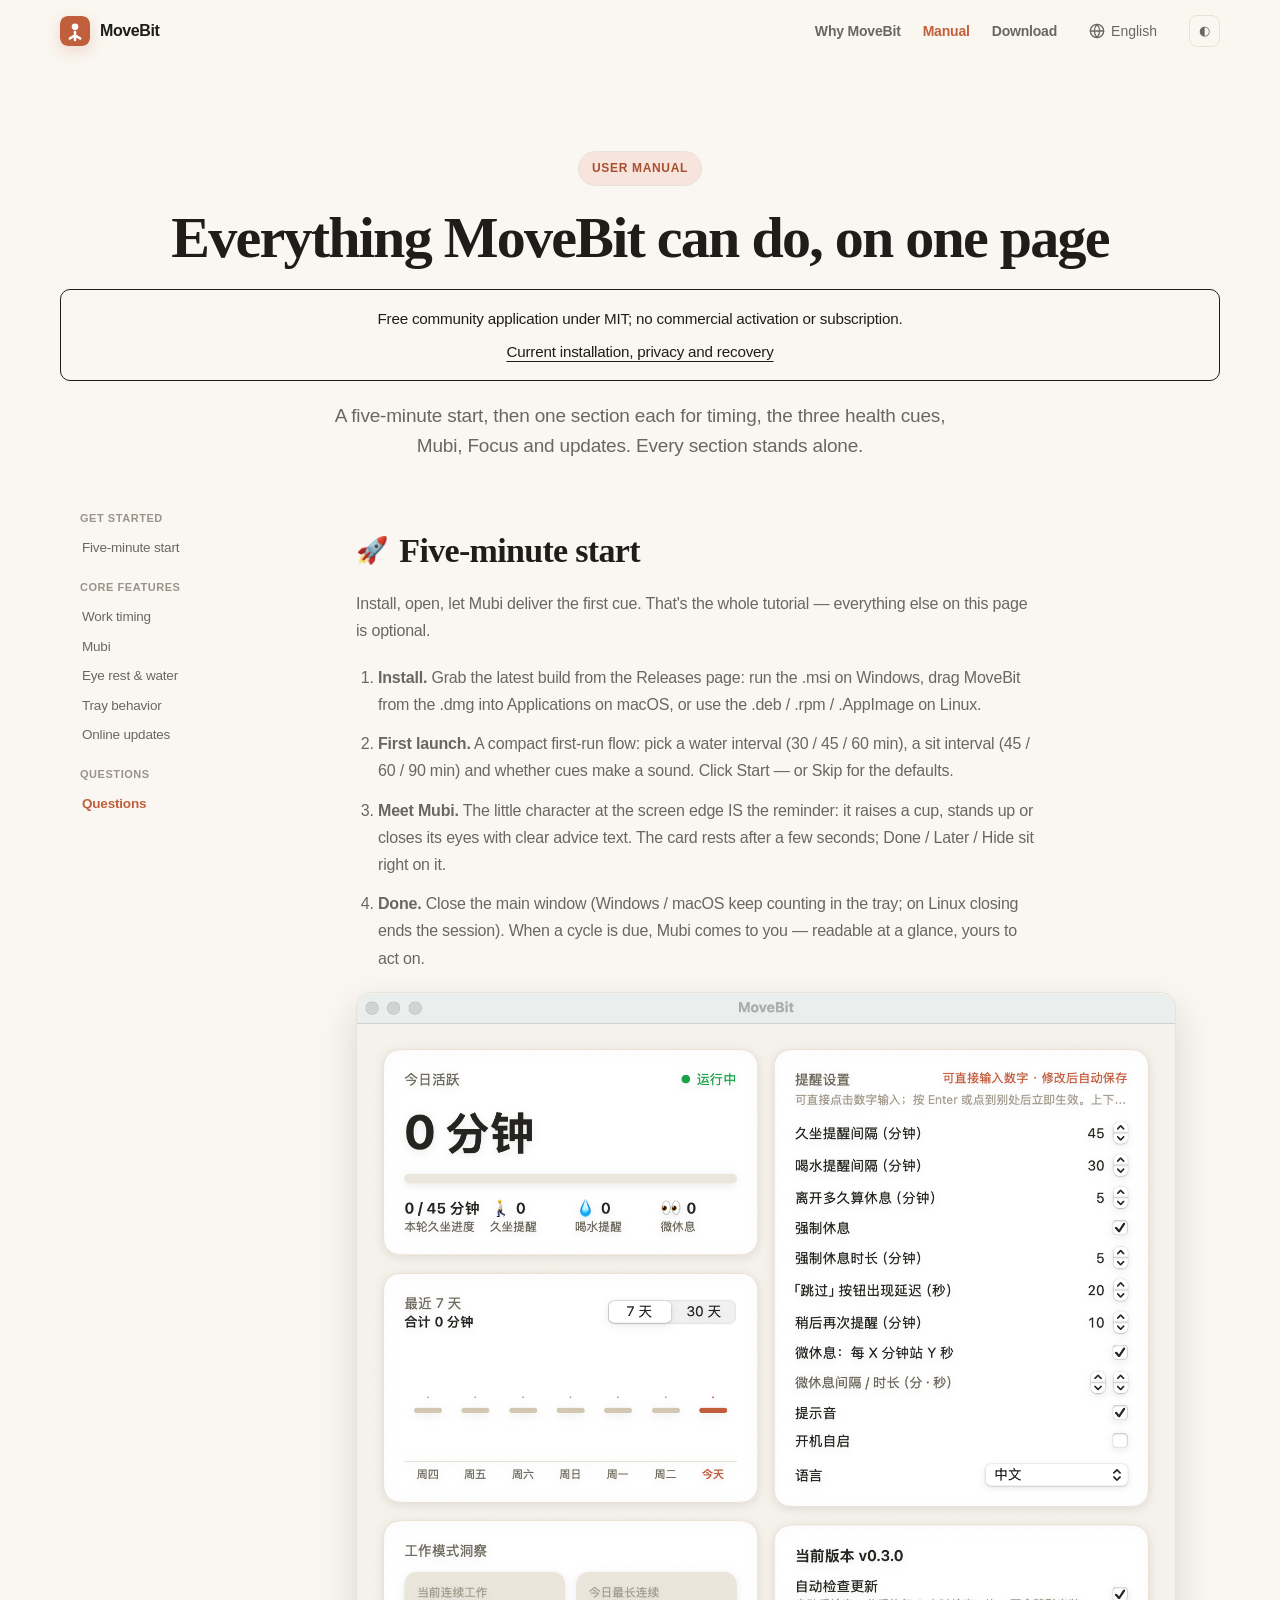
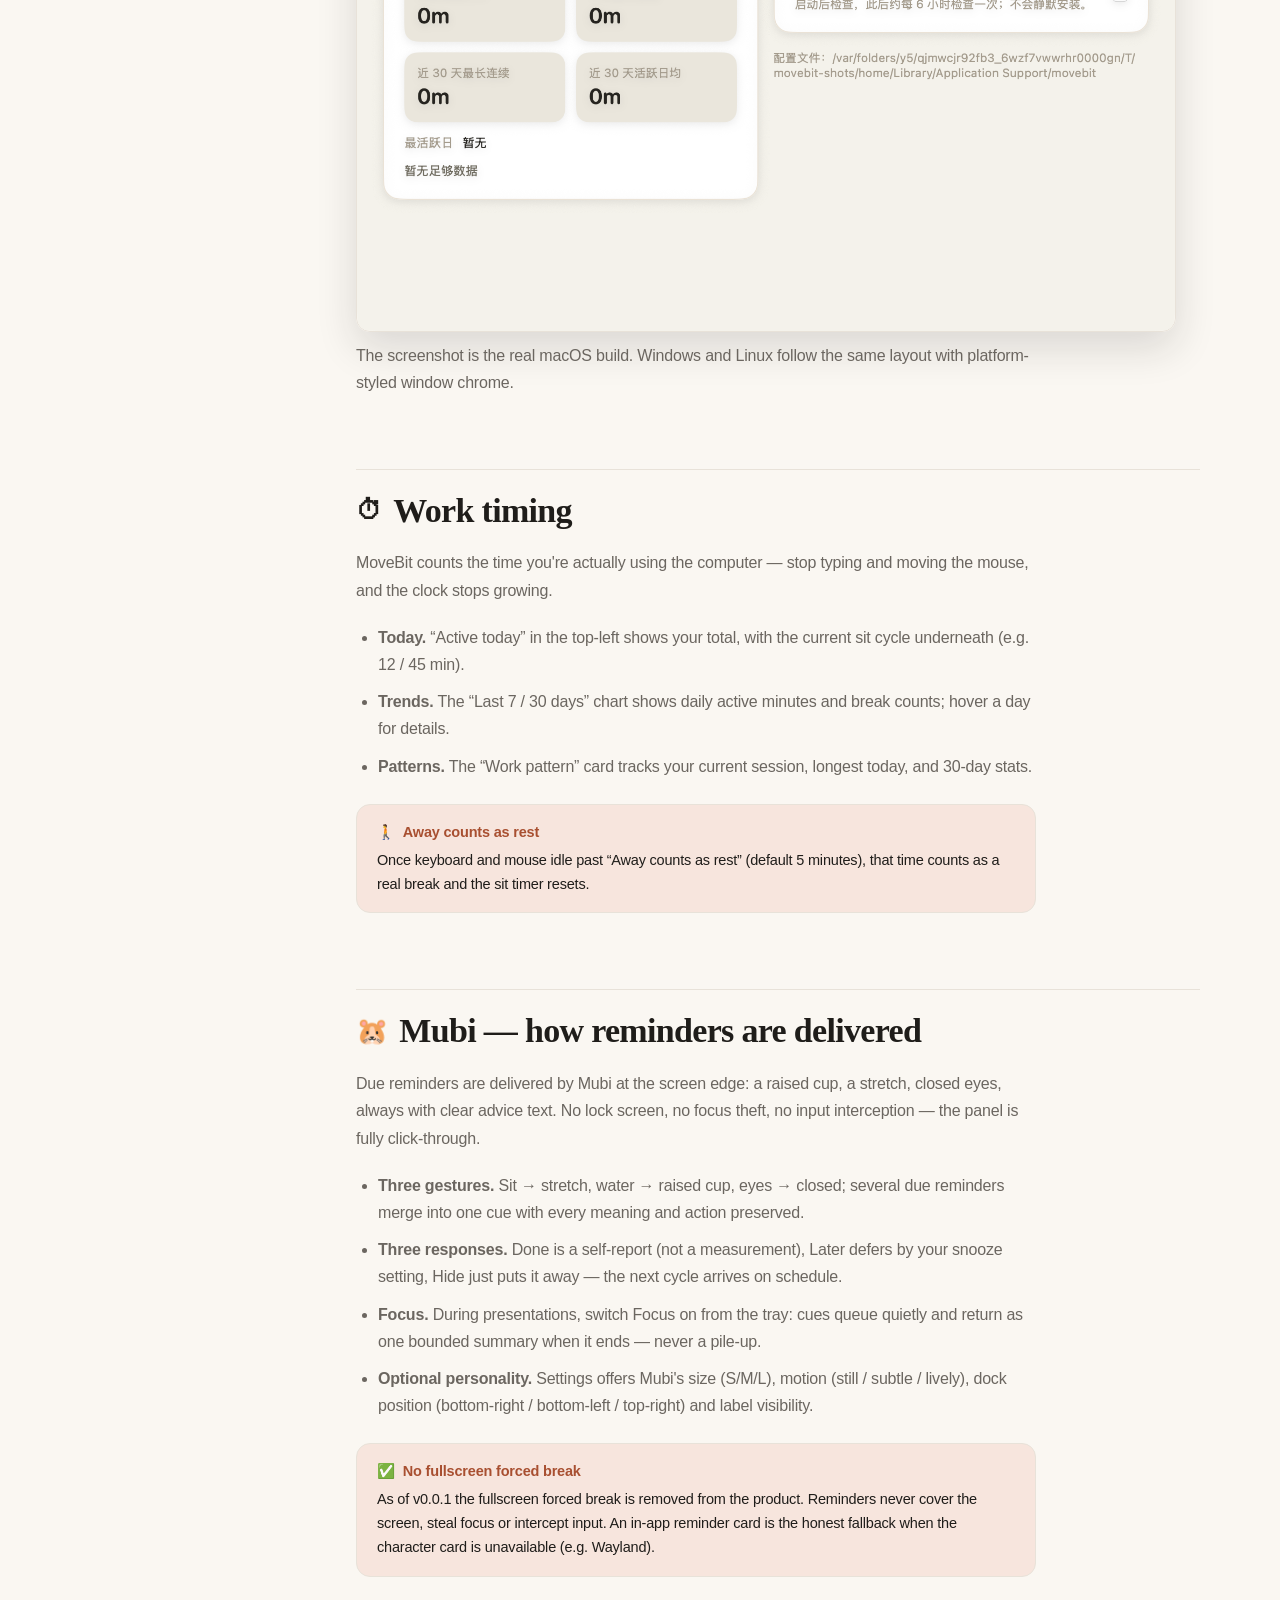
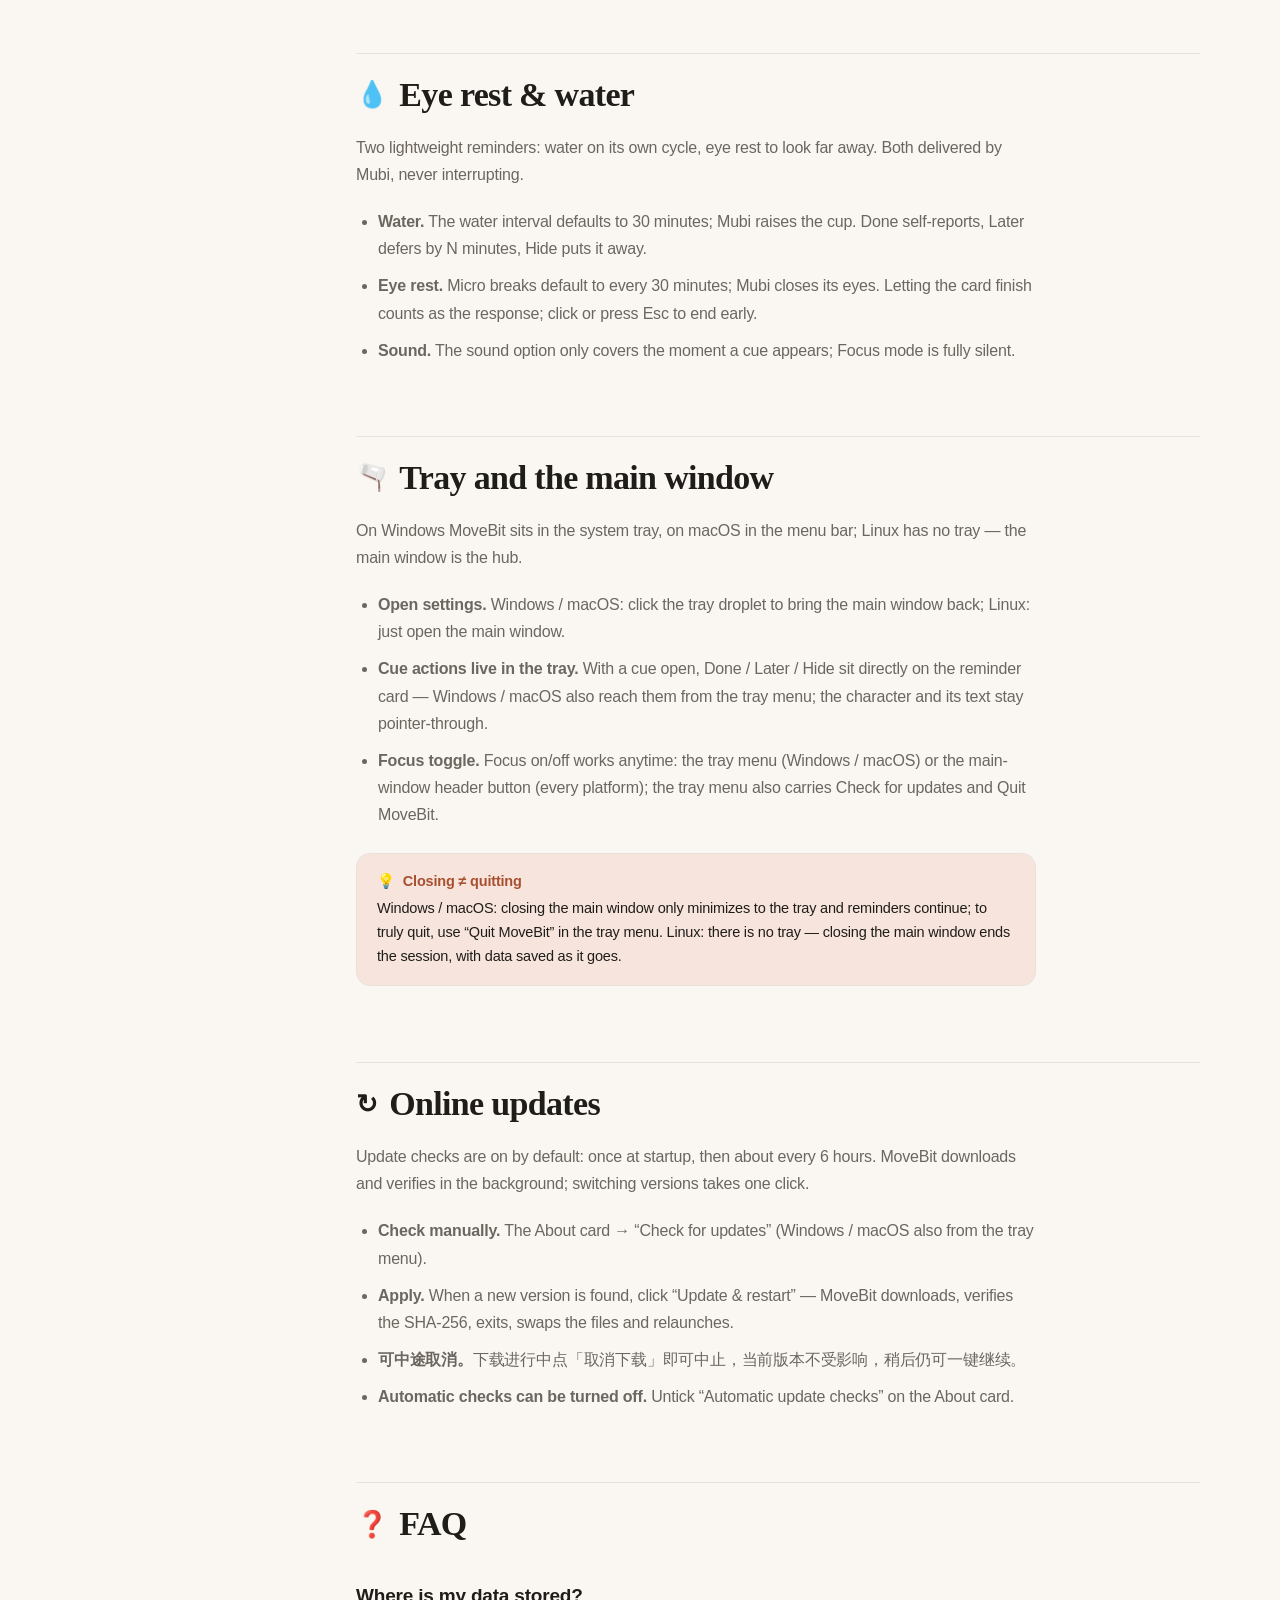
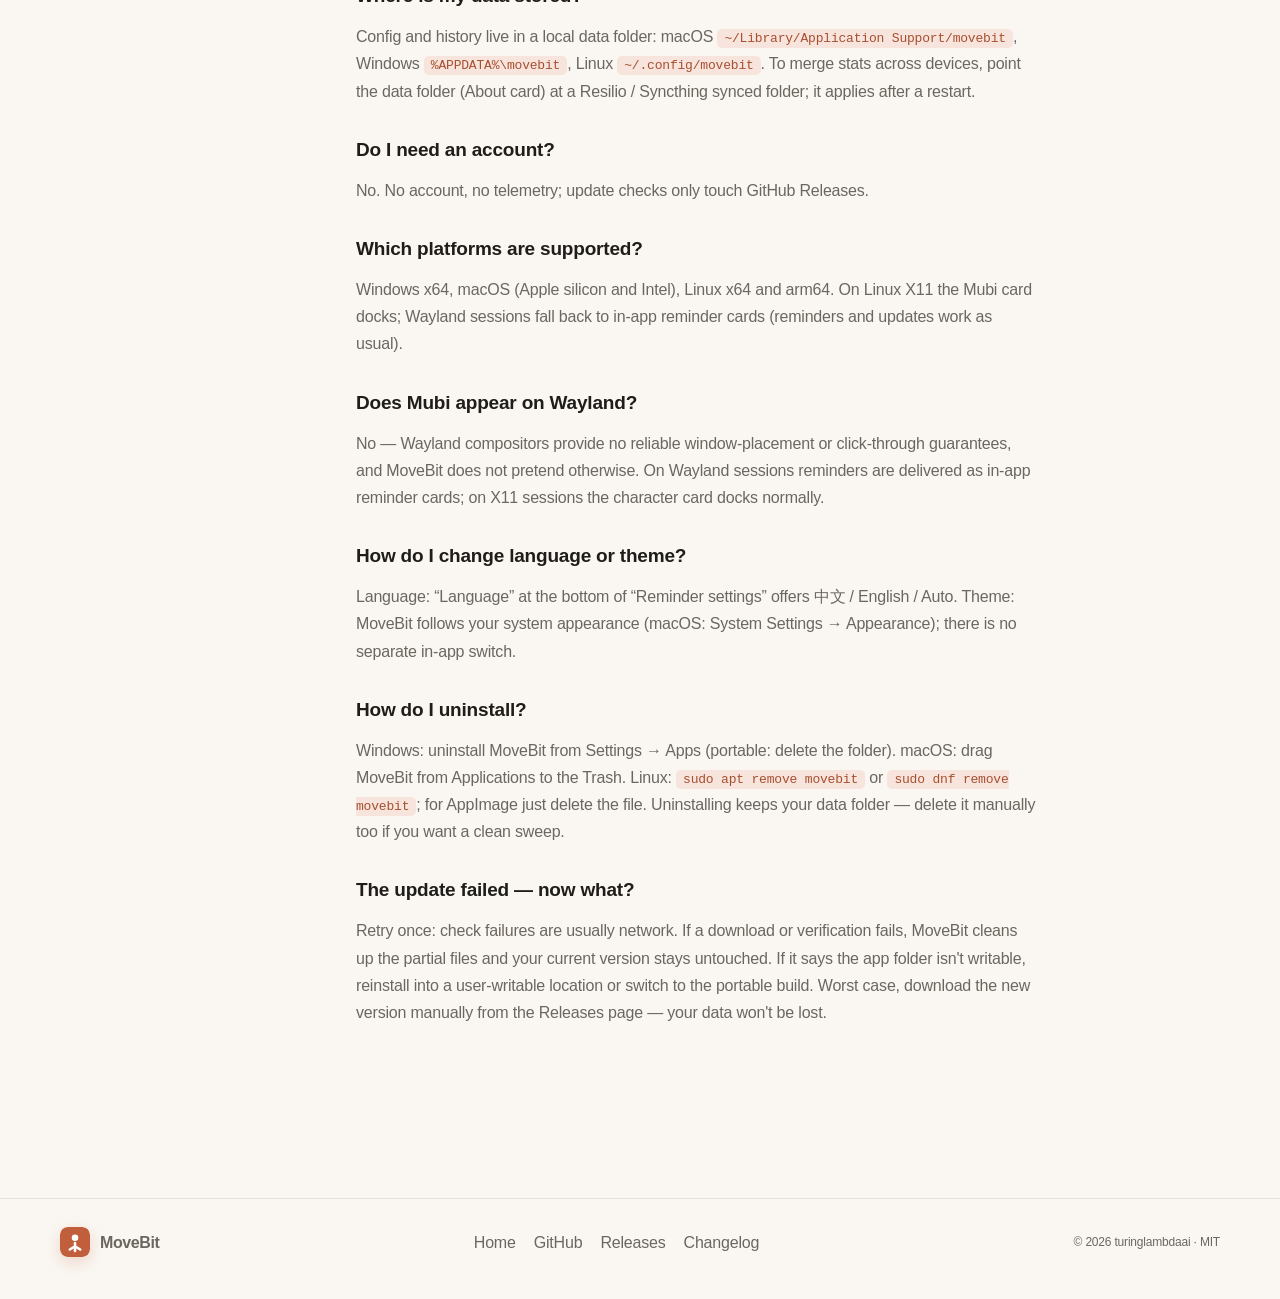
<file: docs/manual.html>
<!doctype html>
<html lang="zh-CN">
<head>
  <meta charset="utf-8">
  <meta name="viewport" content="width=device-width, initial-scale=1">
  <title>MoveBit — 使用手册</title>
  <meta name="description" content="MoveBit 用户手册：五分钟上手，活跃工作计时、喝水 / 起身 / 护眼提醒、沐比角色与在线更新，以及常见问题解答。">
  <script>
    (function () {
      var t;
      try { t = localStorage.getItem('movebit-theme'); } catch (e) {}
      if (t !== 'light' && t !== 'dark') t = matchMedia('(prefers-color-scheme: dark)').matches ? 'dark' : 'light';
      document.documentElement.dataset.theme = t;
      var l;
      try { l = localStorage.getItem('movebit-lang-override-v2'); } catch (e) {}
      if (l !== 'zh' && l !== 'en') l = (navigator.language || 'zh').toLowerCase().indexOf('zh') === 0 ? 'zh' : 'en';
      document.documentElement.lang = l === 'zh' ? 'zh-CN' : 'en';
    })();
  </script>
  <link rel="stylesheet" href="styles.css">
  <script>document.documentElement.classList.add('js');</script>
<script>
var _hmt = _hmt || [];
(function() {
  var hm = document.createElement("script");
  hm.src = "https://hm.baidu.com/hm.js?8e2445912635226bcba0c400bfb6079d";
  var s = document.getElementsByTagName("script")[0];
  s.parentNode.insertBefore(hm, s);
})();
</script>
<style>.lang-menu li.lang-choice{padding:0}.lang-menu .lang-choice button{display:block;width:100%;padding:8px 12px;border:0;background:transparent;color:inherit;font:inherit;text-align:left;cursor:pointer}.lang-menu .lang-choice button:focus-visible{outline:2px solid currentColor;outline-offset:-2px;border-radius:4px}</style>
<style>.guide-status{margin:20px 0;padding:16px 20px;border:1px solid currentColor;border-radius:10px;font-size:.95rem;line-height:1.65}.guide-status p{margin:0 0 8px}.guide-status a{text-decoration:underline;text-underline-offset:4px}html:lang(en) .reader-zh,html:lang(zh) .reader-en{display:none!important}</style>
</head>
<body class="manual">

  <header class="nav" id="top">
    <div class="container nav-inner">
      <a class="brand" href="index.html" aria-label="MoveBit home">
        <svg class="brand-mark" viewBox="0 0 64 64" aria-hidden="true">
          <rect width="64" height="64" rx="15" fill="#c15f3c"/>
          <circle cx="32" cy="23" r="7" fill="white"/>
          <path d="M32 34v17M32 41l-11 7M32 41l11 7" stroke="white" stroke-width="5.5" stroke-linecap="round"/>
        </svg>
        <span>MoveBit</span>
      </a>
      <nav class="nav-links" aria-label="Primary navigation">
        <a class="optional" href="index.html#why"><span data-i18n="nav.why">为什么是 MoveBit</span></a>
        <a href="manual.html" style="color:var(--accent)"><span data-i18n="nav.manual">手册</span></a>
        <a class="download-link" href="index.html#download"><span data-i18n="nav.download">下载</span></a>
        <div class="lang-dropdown-wrapper">
            <button class="lang-btn" type="button" onclick="void 0" aria-label="Switch language">
                <svg width="16" height="16" viewBox="0 0 24 24" fill="none" stroke="currentColor" stroke-width="2" stroke-linecap="round" stroke-linejoin="round"><circle cx="12" cy="12" r="10"></circle><line x1="2" y1="12" x2="22" y2="12"></line><path d="M12 2a15.3 15.3 0 0 1 4 10 15.3 15.3 0 0 1-4 10 15.3 15.3 0 0 1-4-10 15.3 15.3 0 0 1 4-10z"></path></svg>
                <span id="current-lang-label">简体中文</span>
            </button>
            <ul class="lang-menu">
                <li class="lang-choice"><button type="button" onclick="setLanguage('en')">English</button></li>
                <li class="lang-choice"><button type="button" onclick="setLanguage('zh')">简体中文</button></li>
            </ul>
        </div>
        <button class="theme-btn" id="theme-btn" type="button" aria-label="Toggle theme">◐</button>
      </nav>
    </div>
  </header>

  <section class="manual-hero">
    <div class="container">
      <span class="eyebrow animate" data-i18n="hero.kicker">使用手册</span>
      <h1 class="animate"><span data-i18n="hero.title">MoveBit 能做的事，一页说清</span></h1>
<aside class="guide-status"><p class="reader-en " lang="en">Free community application under MIT; no commercial activation or subscription.</p><p class="reader-zh " lang="zh">MIT 许可的免费社区应用，不接商业激活或订阅。</p><a class="reader-en" lang="en" href="https://github.com/turinglambdaai/movebit/blob/main/docs/USER-GUIDE.md">Current installation, privacy and recovery</a><a class="reader-zh" lang="zh" href="https://github.com/turinglambdaai/movebit/blob/main/docs/USER-GUIDE.zh-CN.md">当前安装、隐私与恢复</a></aside>
      <p class="lead animate" data-i18n="hero.lead">五分钟上手；活跃工作计时、三类健康提醒、沐比角色、专注与在线更新，各一节。每节独立可读。</p>
    </div>
  </section>

  <div class="manual-layout manual-body">

    <aside class="manual-toc" id="toc">
      <div class="manual-toc-group" data-i18n="toc.start">上手</div>
      <a href="#quickstart" data-i18n="toc.quickstart">五分钟上手</a>
      <div class="manual-toc-group" data-i18n="toc.core">核心功能</div>
      <a href="#timing" data-i18n="toc.timing">工作计时</a>
      <a href="#breaks" data-i18n="toc.breaks">沐比角色</a>
      <a href="#water" data-i18n="toc.water">护眼与喝水</a>
      <a href="#tray" data-i18n="toc.tray">托盘行为</a>
      <a href="#updates" data-i18n="toc.updates">在线更新</a>
      <div class="manual-toc-group" data-i18n="toc.faq">疑问解答</div>
      <a href="#faq" data-i18n="toc.faq">常见问题</a>
    </aside>

    <main>

      <!-- =================== 五分钟上手 =================== -->
      <section class="manual-section" id="quickstart">
        <h2 class="manual-h2"><span class="h2-emoji">🚀</span><span data-i18n="qs.title">五分钟上手</span></h2>
        <p data-i18n="qs.lead">安装、打开、让沐比送出第一条提醒。教程到这里就结束了——本页其余内容都是可选的。</p>
        <ol>
          <li data-i18n="qs.s1"><strong>安装。</strong>到 <a href="https://github.com/turinglambdaai/movebit/releases/latest">Releases</a> 页下载：Windows 双击 .msi，macOS 把 .dmg 里的 MoveBit 拖进「应用程序」，Linux 用 .deb / .rpm / .AppImage。</li>
          <li data-i18n="qs.s2"><strong>首次启动。</strong>一个小巧的首启流程：定喝水间隔（30 / 45 / 60 分钟）、久坐间隔（45 / 60 / 90 分钟）、要不要提示音。选完点「开始使用」。不想选就点「跳过」，全部用默认值。</li>
          <li data-i18n="qs.s3"><strong>认识沐比。</strong>屏幕边缘的小家伙就是提醒本身：到点它举杯、起身、闭眼，配一句明确的健康建议。卡片几秒后收起，「做到了 / 稍后 / 隐藏」就在卡片上等你处理。</li>
          <li data-i18n="qs.s4"><strong>完成。</strong>关掉主窗口（Windows / macOS 缩进托盘继续计时，Linux 关窗即结束会话）。到点沐比会来找你——看一眼就懂，做不做由你。</li>
        </ol>
        <img src="img/movebit-main-light.png"
             alt="MoveBit 主窗口（macOS）：今日活跃、最近 7 天图表、工作模式洞察与提醒设置"
             data-i18n-alt="qs.shot.alt"
             class="manual-shot" loading="lazy">
        <p class="manual-hint" data-i18n="qs.hint">截图为真实的 macOS 版本。Windows 与 Linux 布局相同，窗口边框随平台风格。</p>
      </section>

      <!-- =================== 工作计时 =================== -->
      <section class="manual-section" id="timing">
        <h2 class="manual-h2"><span class="h2-emoji">⏱</span><span data-i18n="timing.title">工作计时</span></h2>
        <p data-i18n="timing.lead">MoveBit 统计你真正在操作电脑的活跃时间——键盘鼠标一停，计时就不再增长。</p>
        <ul>
          <li data-i18n="timing.u1"><strong>看今天。</strong>主窗口左上角「今日活跃」给出今天的活跃总时长，下方是本轮久坐进度（如 12 / 45 分钟）。</li>
          <li data-i18n="timing.u2"><strong>看趋势。</strong>「最近 7 天 / 30 天」图表显示每天的活跃分钟和休息次数，鼠标悬停看单日详情。</li>
          <li data-i18n="timing.u3"><strong>看模式。</strong>「工作模式洞察」卡片给出当前连续工作、今日最长连续和近 30 天概况。</li>
        </ul>
        <div class="callout">
          <div class="callout-title">🚶 <span data-i18n="timing.callout.title">离开就是休息</span></div>
          <span data-i18n="timing.callout.body">键鼠空闲超过「离开多久算休息」（默认 5 分钟），这段时间算作真正的休息，久坐计时自动重置。</span>
        </div>
      </section>

      <!-- =================== 强制休息锁屏 =================== -->
      <section class="manual-section" id="breaks">
        <h2 class="manual-h2"><span class="h2-emoji">🐹</span><span data-i18n="breaks.title">沐比角色（提醒的交付方式）</span></h2>
        <p data-i18n="breaks.lead">到点的提醒由沐比在屏幕边缘交付：喝水举杯、起身拉伸、护眼闭眼，配一句明确的建议文字。它不锁屏、不抢焦点、不拦截输入——面板整体鼠标穿透。</p>
        <ul>
          <li data-i18n="breaks.u1"><strong>三种手势。</strong>久坐→起身拉伸、喝水→举小蓝杯、护眼→闭眼远眺；多个提醒同时到期会合并成一条，含义与操作全部保留。</li>
          <li data-i18n="breaks.u2"><strong>三种回应。</strong>「做到了」是自我报告（不代表实测完成），「稍后」把提醒按设定延后，「隐藏」只是收起——下个周期照常来。</li>
          <li data-i18n="breaks.u3"><strong>专注模式。</strong>演示、会议时开「专注」——托盘菜单（Windows / macOS）或主窗口头栏按钮（全平台）：提醒安静排队，退出专注后合并成一条有界汇总，绝不堆积轰炸。</li>
          <li data-i18n="breaks.u4"><strong>个性可选。</strong>「提醒设置」里可调沐比尺寸（S/M/L）、动效（静止 / 轻柔 / 活泼）、停靠位置（右下 / 左下 / 右上）与标签显示。</li>
        </ul>
        <div class="callout">
          <div class="callout-title">✅ <span data-i18n="breaks.callout.title">没有全屏强制休息</span></div>
          <span data-i18n="breaks.callout.body">v0.0.1 起全屏强制休息已从产品移除：无论何时，提醒都不会遮盖屏幕、抢夺焦点或拦截输入。应用内提醒卡是角色卡不可用时的诚实回退（如 Wayland）。</span>
        </div>
      </section>

      <!-- =================== 喝水与微休息 =================== -->
      <section class="manual-section" id="water">
        <h2 class="manual-h2"><span class="h2-emoji">💧</span><span data-i18n="water.title">护眼与喝水</span></h2>
        <p data-i18n="water.lead">两个轻量提醒：喝水按独立周期循环，护眼建议你看向远处。它们都由沐比交付，从不打断操作。</p>
        <ul>
          <li data-i18n="water.u1"><strong>喝水。</strong>「喝水提醒间隔」默认 30 分钟，到点沐比举杯；「做到了」自我报告，「稍后 N 分钟」延后，「隐藏」收起。</li>
          <li data-i18n="water.u2"><strong>护眼。</strong>「微休息」默认每 30 分钟一次，沐比闭上眼睛提醒你看向远处；卡片自然走完即算回应，点击或按 Esc 提前收起。</li>
          <li data-i18n="water.u3"><strong>提示音。</strong>「提示音」只作用于提醒出现的一刻；专注模式下一切静默。</li>
        </ul>
      </section>

      <!-- =================== 托盘行为 =================== -->
      <section class="manual-section" id="tray">
        <h2 class="manual-h2"><span class="h2-emoji">🫗</span><span data-i18n="tray.title">托盘与主窗口</span></h2>
        <p data-i18n="tray.lead">Windows 上 MoveBit 缩在系统托盘，macOS 住在菜单栏；Linux 没有托盘，主窗口就是中心。</p>
        <ul>
          <li data-i18n="tray.u1"><strong>打开设置。</strong>Windows / macOS：点托盘水滴图标打开主窗口；Linux：直接打开主窗口即可。</li>
          <li data-i18n="tray.u2"><strong>提醒动作常在。</strong>有提醒待处理时，「做到了 / 稍后 N 分钟 / 隐藏」直接出现在提醒卡上——Windows / macOS 也可从托盘菜单触达；沐比角色与文字本身保持鼠标穿透。</li>
          <li data-i18n="tray.u3"><strong>专注开关。</strong>「开启 / 关闭专注」随时可用：托盘菜单（Windows / macOS）或主窗口头栏按钮（全平台）；托盘菜单里也有「检查更新」和「退出 MoveBit」。</li>
        </ul>
        <div class="callout">
          <div class="callout-title">💡 <span data-i18n="tray.callout.title">关窗口 ≠ 退出</span></div>
          <span data-i18n="tray.callout.body">Windows / macOS：关闭主窗口只是最小化到托盘，提醒继续，真正退出走托盘菜单的「退出 MoveBit」。Linux：没有托盘，关闭主窗口即结束本次会话，数据已即时保存。</span>
        </div>
      </section>

      <!-- =================== 在线更新 =================== -->
      <section class="manual-section" id="updates">
        <h2 class="manual-h2"><span class="h2-emoji">↻</span><span data-i18n="upd.title">在线更新</span></h2>
        <p data-i18n="upd.lead">更新检查默认开启：启动时一次，之后约每 6 小时一次。发现新版本后，下载、校验都由 MoveBit 完成，换新只等你一次点击。</p>
        <ul>
          <li data-i18n="upd.u1"><strong>手动检查。</strong>主窗口「关于」卡片 →「检查更新」（Windows / macOS 也可从托盘菜单）。</li>
          <li data-i18n="upd.u2"><strong>确认换新。</strong>发现新版本后点「更新并重启」——下载、SHA-256 校验自动完成后，MoveBit 退出、替换文件、重新启动。</li>
          <li data-i18n="upd.u4"><strong>可中途取消。</strong>下载进行中点「取消下载」即可中止，当前版本不受影响，稍后仍可一键继续。</li>
          <li data-i18n="upd.u3"><strong>自动检查可关。</strong>「关于」卡片取消「自动检查更新」勾选即可。</li>
        </ul>
      </section>

      <!-- =================== FAQ =================== -->
      <section class="manual-section" id="faq">
        <h2 class="manual-h2"><span class="h2-emoji">❓</span><span data-i18n="faq.title">常见问题</span></h2>

        <h3 class="manual-h3" data-i18n="faq.q.data">数据存在哪？</h3>
        <p data-i18n="faq.a.data">配置和历史都在本机数据目录：macOS <code>~/Library/Application Support/movebit</code>，Windows <code>%APPDATA%\movebit</code>，Linux <code>~/.config/movebit</code>。想多设备合并统计，可在「关于」里把数据目录指到 Resilio / Syncthing 等同步文件夹，重启后生效。</p>

        <h3 class="manual-h3" data-i18n="faq.q.account">需要注册账号吗？</h3>
        <p data-i18n="faq.a.account">不需要。没有账户，没有遥测；更新检查只访问 GitHub Releases。</p>

        <h3 class="manual-h3" data-i18n="faq.q.platforms">支持哪些平台？</h3>
        <p data-i18n="faq.a.platforms">Windows x64、macOS（Apple silicon 与 Intel）、Linux x64 与 arm64。Linux X11 下沐比角色卡停靠显示；Wayland 会话回退为应用内提醒卡（提醒与更新照常工作）。</p>

        <h3 class="manual-h3" data-i18n="faq.q.wayland">沐比会在 Wayland 上出现吗？</h3>
        <p data-i18n="faq.a.wayland">不会——Wayland 合成器不提供可靠的窗口定位与穿透保证，MoveBit 不假装能做到。Wayland 会话的提醒以应用内提醒卡交付；X11 会话角色卡正常停靠。</p>

        <h3 class="manual-h3" data-i18n="faq.q.lang">怎么改语言和主题？</h3>
        <p data-i18n="faq.a.lang">语言：主窗口「提醒设置」最下方「语言」可选中文 / English / 跟随系统。深浅色：跟随系统外观设置（macOS「系统设置 → 外观」），应用内不再单独提供切换。</p>

        <h3 class="manual-h3" data-i18n="faq.q.uninstall">怎么卸载？</h3>
        <p data-i18n="faq.a.uninstall">Windows：系统「设置 → 应用」卸载 MoveBit（便携版直接删目录）。macOS：把「应用程序」里的 MoveBit 拖进废纸篓。Linux：<code>sudo apt remove movebit</code> 或 <code>sudo dnf remove movebit</code>，AppImage 删文件即可。卸载不会删除数据目录；想彻底清除再手动删掉上面说的数据目录。</p>

        <h3 class="manual-h3" data-i18n="faq.q.updfail">更新失败怎么办？</h3>
        <p data-i18n="faq.a.updfail">先重试一次：检查失败多半是网络问题。下载或校验失败时，MoveBit 会清掉半成品，当前版本不受影响。若提示「应用目录不可写」，说明安装位置没有写权限——装到用户目录，或改用便携版。实在不行，直接去 <a href="https://github.com/turinglambdaai/movebit/releases/latest">Releases</a> 页手动下载安装，用户数据不会丢。</p>
      </section>

    </main>
  </div>

  <footer class="footer">
    <div class="container footer-inner">
      <a class="brand" href="index.html">
        <svg class="brand-mark" viewBox="0 0 64 64" aria-hidden="true"><rect width="64" height="64" rx="15" fill="#c15f3c"/><circle cx="32" cy="23" r="7" fill="white"/><path d="M32 34v17M32 41l-11 7M32 41l11 7" stroke="white" stroke-width="5.5" stroke-linecap="round"/></svg>
        <span>MoveBit</span>
      </a>
      <div class="footer-links"><a href="index.html" data-i18n="footer.home">首页</a><a href="https://github.com/turinglambdaai/movebit" target="_blank" rel="noopener">GitHub</a><a href="https://github.com/turinglambdaai/movebit/releases" target="_blank" rel="noopener" data-i18n="footer.releases">Releases</a><a href="https://github.com/turinglambdaai/movebit/blob/main/CHANGELOG.md" target="_blank" rel="noopener" data-i18n="footer.changelog">更新日志</a></div>
      <small>© <span id="year">2026</span> turinglambdaai · MIT</small>
    </div>
  </footer>

  <script>
    (function () {
      var zh = {
        "nav.why": "为什么是 MoveBit", "nav.manual": "手册", "nav.download": "下载",
        "hero.kicker": "使用手册",
        "hero.title": "MoveBit 能做的事，一页说清",
        "hero.lead": "五分钟上手；活跃工作计时、三类健康提醒、沐比角色、专注与在线更新，各一节。每节独立可读。",
        "toc.start": "上手", "toc.quickstart": "五分钟上手",
        "toc.core": "核心功能",
        "toc.timing": "工作计时", "toc.breaks": "沐比角色", "toc.water": "护眼与喝水",
        "toc.tray": "托盘行为", "toc.updates": "在线更新",
        "toc.faq": "疑问解答", "faq.title.toc": "常见问题",
        "qs.title": "五分钟上手",
        "qs.lead": "安装、打开、让沐比送出第一条提醒。教程到这里就结束了——本页其余内容都是可选的。",
        "qs.s1": "<strong>安装。</strong>到 <a href='https://github.com/turinglambdaai/movebit/releases/latest'>Releases</a> 页下载：Windows 双击 .msi，macOS 把 .dmg 里的 MoveBit 拖进「应用程序」，Linux 用 .deb / .rpm / .AppImage。",
        "qs.s2": "<strong>首次启动。</strong>一个小巧的首启流程：定喝水间隔（30 / 45 / 60 分钟）、久坐间隔（45 / 60 / 90 分钟）、要不要提示音。选完点「开始使用」。不想选就点「跳过」，全部用默认值。",
        "qs.s3": "<strong>认识沐比。</strong>屏幕边缘的小家伙就是提醒本身：到点它举杯、起身、闭眼，配一句明确的健康建议。卡片几秒后收起，「做到了 / 稍后 / 隐藏」就在卡片上等你处理。",
        "qs.s4": "<strong>完成。</strong>关掉主窗口（Windows / macOS 缩进托盘继续计时，Linux 关窗即结束会话）。到点沐比会来找你——看一眼就懂，做不做由你。",
        "qs.shot.alt": "MoveBit 主窗口（macOS）：今日活跃、最近 7 天图表、工作模式洞察与提醒设置",
        "qs.hint": "截图为真实的 macOS 版本。Windows 与 Linux 布局相同，窗口边框随平台风格。",
        "timing.title": "工作计时",
        "timing.lead": "MoveBit 统计你真正在操作电脑的活跃时间——键盘鼠标一停，计时就不再增长。",
        "timing.u1": "<strong>看今天。</strong>主窗口左上角「今日活跃」给出今天的活跃总时长，下方是本轮久坐进度（如 12 / 45 分钟）。",
        "timing.u2": "<strong>看趋势。</strong>「最近 7 天 / 30 天」图表显示每天的活跃分钟和休息次数，鼠标悬停看单日详情。",
        "timing.u3": "<strong>看模式。</strong>「工作模式洞察」卡片给出当前连续工作、今日最长连续和近 30 天概况。",
        "timing.callout.title": "离开就是休息",
        "timing.callout.body": "键鼠空闲超过「离开多久算休息」（默认 5 分钟），这段时间算作真正的休息，久坐计时自动重置。",
        "breaks.title": "沐比角色（提醒的交付方式）",
        "breaks.lead": "到点的提醒由沐比在屏幕边缘交付：喝水举杯、起身拉伸、护眼闭眼，配一句明确的建议文字。它不锁屏、不抢焦点、不拦截输入——面板整体鼠标穿透。",
        "breaks.u1": "<strong>三种手势。</strong>久坐→起身拉伸、喝水→举小蓝杯、护眼→闭眼远眺；多个提醒同时到期会合并成一条，含义与操作全部保留。",
        "breaks.u2": "<strong>三种回应。</strong>「做到了」是自我报告（不代表实测完成），「稍后」把提醒按设定延后，「隐藏」只是收起——下个周期照常来。",
        "breaks.u3": "<strong>专注模式。</strong>演示、会议时开「专注」——托盘菜单（Windows / macOS）或主窗口头栏按钮（全平台）：提醒安静排队，退出专注后合并成一条有界汇总，绝不堆积轰炸。",
        "breaks.callout.title": "没有全屏强制休息",
        "breaks.callout.body": "v0.0.1 起全屏强制休息已从产品移除：无论何时，提醒都不会遮盖屏幕、抢夺焦点或拦截输入。应用内提醒卡是角色卡不可用时的诚实回退（如 Wayland）。",
        "water.title": "护眼与喝水",
        "water.lead": "两个轻量提醒：喝水按独立周期循环，护眼建议你看向远处。它们都由沐比交付，从不打断操作。",
        "water.u1": "<strong>喝水。</strong>「喝水提醒间隔」默认 30 分钟，到点沐比举杯；「做到了」自我报告，「稍后 N 分钟」延后，「隐藏」收起。",
        "water.u2": "<strong>护眼。</strong>「微休息」默认每 30 分钟一次，沐比闭上眼睛提醒你看向远处；卡片自然走完即算回应，点击或按 Esc 提前收起。",
        "water.u3": "<strong>提示音。</strong>「提示音」只作用于提醒出现的一刻；专注模式下一切静默。",
        "tray.title": "托盘与主窗口",
        "tray.lead": "Windows 上 MoveBit 缩在系统托盘，macOS 住在菜单栏；Linux 没有托盘，主窗口就是中心。",
        "tray.u1": "<strong>打开设置。</strong>Windows / macOS：点托盘水滴图标打开主窗口；Linux：直接打开主窗口即可。",
        "tray.u2": "<strong>提醒动作常在。</strong>有提醒待处理时，「做到了 / 稍后 N 分钟 / 隐藏」直接出现在提醒卡上——Windows / macOS 也可从托盘菜单触达；沐比角色与文字本身保持鼠标穿透。",
        "tray.u3": "<strong>专注开关。</strong>「开启 / 关闭专注」随时可用：托盘菜单（Windows / macOS）或主窗口头栏按钮（全平台）；托盘菜单里也有「检查更新」和「退出 MoveBit」。",
        "tray.callout.title": "关窗口 ≠ 退出",
        "tray.callout.body": "Windows / macOS：关闭主窗口只是最小化到托盘，提醒继续，真正退出走托盘菜单的「退出 MoveBit」。Linux：没有托盘，关闭主窗口即结束本次会话，数据已即时保存。",
        "upd.title": "在线更新",
        "upd.lead": "更新检查默认开启：启动时一次，之后约每 6 小时一次。发现新版本后，下载、校验都由 MoveBit 完成，换新只等你一次点击。",
        "upd.u1": "<strong>手动检查。</strong>主窗口「关于」卡片 →「检查更新」（Windows / macOS 也可从托盘菜单）。",
        "upd.u2": "<strong>确认换新。</strong>发现新版本后点「更新并重启」——下载、SHA-256 校验自动完成后，MoveBit 退出、替换文件、重新启动。",
        "upd.u3": "<strong>自动检查可关。</strong>「关于」卡片取消「自动检查更新」勾选即可。",
        "faq.title": "常见问题",
        "faq.q.data": "数据存在哪？",
        "faq.a.data": "配置和历史都在本机数据目录：macOS <code>~/Library/Application Support/movebit</code>，Windows <code>%APPDATA%\\movebit</code>，Linux <code>~/.config/movebit</code>。想多设备合并统计，可在「关于」里把数据目录指到 Resilio / Syncthing 等同步文件夹，重启后生效。",
        "faq.q.account": "需要注册账号吗？",
        "faq.a.account": "不需要。没有账户，没有遥测；更新检查只访问 GitHub Releases。",
        "faq.q.platforms": "支持哪些平台？",
        "faq.a.platforms": "Windows x64、macOS（Apple silicon 与 Intel）、Linux x64 与 arm64。Linux X11 下沐比角色卡停靠显示；Wayland 会话回退为应用内提醒卡（提醒与更新照常工作）。",
        "faq.q.lang": "怎么改语言和主题？",
        "faq.a.lang": "语言：主窗口「提醒设置」最下方「语言」可选中文 / English / 跟随系统。深浅色：跟随系统外观设置（macOS「系统设置 → 外观」），应用内不再单独提供切换。",
        "faq.q.uninstall": "怎么卸载？",
        "faq.a.uninstall": "Windows：系统「设置 → 应用」卸载 MoveBit（便携版直接删目录）。macOS：把「应用程序」里的 MoveBit 拖进废纸篓。Linux：<code>sudo apt remove movebit</code> 或 <code>sudo dnf remove movebit</code>，AppImage 删文件即可。卸载不会删除数据目录；想彻底清除再手动删掉上面说的数据目录。",
        "faq.q.updfail": "更新失败怎么办？",
        "faq.a.updfail": "先重试一次：检查失败多半是网络问题。下载或校验失败时，MoveBit 会清掉半成品，当前版本不受影响。若提示「应用目录不可写」，说明安装位置没有写权限——装到用户目录，或改用便携版。实在不行，直接去 <a href='https://github.com/turinglambdaai/movebit/releases/latest'>Releases</a> 页手动下载安装，用户数据不会丢。",
        "footer.home": "首页", "footer.releases": "Releases", "footer.changelog": "更新日志",
        "breaks.u4": "<strong>个性可选。</strong>「提醒设置」里可调沐比尺寸（S/M/L）、动效（静止 / 轻柔 / 活泼）、停靠位置（右下 / 左下 / 右上）与标签显示。",
        "faq.q.wayland": "沐比会在 Wayland 上出现吗？",
        "faq.a.wayland": "不会——Wayland 合成器不提供可靠的窗口定位与穿透保证，MoveBit 不假装能做到。Wayland 会话的提醒以应用内提醒卡交付；X11 会话角色卡正常停靠。"
      };
      var en = {
        "nav.why": "Why MoveBit", "nav.manual": "Manual", "nav.download": "Download",
        "hero.kicker": "User Manual",
        "hero.title": "Everything MoveBit can do, on one page",
        "hero.lead": "A five-minute start, then one section each for timing, the three health cues, Mubi, Focus and updates. Every section stands alone.",
        "toc.start": "Get started", "toc.quickstart": "Five-minute start",
        "toc.core": "Core features",
        "toc.timing": "Work timing", "toc.breaks": "Mubi", "toc.water": "Eye rest & water",
        "toc.tray": "Tray behavior", "toc.updates": "Online updates",
        "toc.faq": "Questions", "faq.title.toc": "FAQ",
        "qs.title": "Five-minute start",
        "qs.lead": "Install, open, let Mubi deliver the first cue. That's the whole tutorial — everything else on this page is optional.",
        "qs.s1": "<strong>Install.</strong> Grab the latest build from the <a href='https://github.com/turinglambdaai/movebit/releases/latest'>Releases</a> page: run the .msi on Windows, drag MoveBit from the .dmg into Applications on macOS, or use the .deb / .rpm / .AppImage on Linux.",
        "qs.s2": "<strong>First launch.</strong> A compact first-run flow: pick a water interval (30 / 45 / 60 min), a sit interval (45 / 60 / 90 min) and whether cues make a sound. Click Start — or Skip for the defaults.",
        "qs.s3": "<strong>Meet Mubi.</strong> The little character at the screen edge IS the reminder: it raises a cup, stands up or closes its eyes with clear advice text. The card rests after a few seconds; Done / Later / Hide sit right on it.",
        "qs.s4": "<strong>Done.</strong> Close the main window (Windows / macOS keep counting in the tray; on Linux closing ends the session). When a cycle is due, Mubi comes to you — readable at a glance, yours to act on.",
        "qs.shot.alt": "MoveBit main window on macOS: active time, 7-day chart, work-pattern insights and reminder settings",
        "qs.hint": "The screenshot is the real macOS build. Windows and Linux follow the same layout with platform-styled window chrome.",
        "timing.title": "Work timing",
        "timing.lead": "MoveBit counts the time you're actually using the computer — stop typing and moving the mouse, and the clock stops growing.",
        "timing.u1": "<strong>Today.</strong> “Active today” in the top-left shows your total, with the current sit cycle underneath (e.g. 12 / 45 min).",
        "timing.u2": "<strong>Trends.</strong> The “Last 7 / 30 days” chart shows daily active minutes and break counts; hover a day for details.",
        "timing.u3": "<strong>Patterns.</strong> The “Work pattern” card tracks your current session, longest today, and 30-day stats.",
        "timing.callout.title": "Away counts as rest",
        "timing.callout.body": "Once keyboard and mouse idle past “Away counts as rest” (default 5 minutes), that time counts as a real break and the sit timer resets.",
        "breaks.title": "Mubi — how reminders are delivered",
        "breaks.lead": "Due reminders are delivered by Mubi at the screen edge: a raised cup, a stretch, closed eyes, always with clear advice text. No lock screen, no focus theft, no input interception — the panel is fully click-through.",
        "breaks.u1": "<strong>Three gestures.</strong> Sit → stretch, water → raised cup, eyes → closed; several due reminders merge into one cue with every meaning and action preserved.",
        "breaks.u2": "<strong>Three responses.</strong> Done is a self-report (not a measurement), Later defers by your snooze setting, Hide just puts it away — the next cycle arrives on schedule.",
        "breaks.u3": "<strong>Focus.</strong> During presentations, switch Focus on from the tray: cues queue quietly and return as one bounded summary when it ends — never a pile-up.",
        "breaks.callout.title": "No fullscreen forced break",
        "breaks.callout.body": "As of v0.0.1 the fullscreen forced break is removed from the product. Reminders never cover the screen, steal focus or intercept input. An in-app reminder card is the honest fallback when the character card is unavailable (e.g. Wayland).",
        "water.title": "Eye rest & water",
        "water.lead": "Two lightweight reminders: water on its own cycle, eye rest to look far away. Both delivered by Mubi, never interrupting.",
        "water.u1": "<strong>Water.</strong> The water interval defaults to 30 minutes; Mubi raises the cup. Done self-reports, Later defers by N minutes, Hide puts it away.",
        "water.u2": "<strong>Eye rest.</strong> Micro breaks default to every 30 minutes; Mubi closes its eyes. Letting the card finish counts as the response; click or press Esc to end early.",
        "water.u3": "<strong>Sound.</strong> The sound option only covers the moment a cue appears; Focus mode is fully silent.",
        "tray.title": "Tray and the main window",
        "tray.lead": "On Windows MoveBit sits in the system tray, on macOS in the menu bar; Linux has no tray — the main window is the hub.",
        "tray.u1": "<strong>Open settings.</strong> Windows / macOS: click the tray droplet to bring the main window back; Linux: just open the main window.",
        "tray.u2": "<strong>Cue actions live in the tray.</strong> With a cue open, Done / Later / Hide sit directly on the reminder card — Windows / macOS also reach them from the tray menu; the character and its text stay pointer-through.",
        "tray.u3": "<strong>Focus toggle.</strong> Focus on/off works anytime: the tray menu (Windows / macOS) or the main-window header button (every platform); the tray menu also carries Check for updates and Quit MoveBit.",
        "tray.callout.title": "Closing ≠ quitting",
        "tray.callout.body": "Windows / macOS: closing the main window only minimizes to the tray and reminders continue; to truly quit, use “Quit MoveBit” in the tray menu. Linux: there is no tray — closing the main window ends the session, with data saved as it goes.",
        "upd.title": "Online updates",
        "upd.lead": "Update checks are on by default: once at startup, then about every 6 hours. MoveBit downloads and verifies in the background; switching versions takes one click.",
        "upd.u1": "<strong>Check manually.</strong> The About card → “Check for updates” (Windows / macOS also from the tray menu).",
        "upd.u2": "<strong>Apply.</strong> When a new version is found, click “Update & restart” — MoveBit downloads, verifies the SHA-256, exits, swaps the files and relaunches.",
        "upd.u3": "<strong>Automatic checks can be turned off.</strong> Untick “Automatic update checks” on the About card.",
        "faq.title": "FAQ",
        "faq.q.data": "Where is my data stored?",
        "faq.a.data": "Config and history live in a local data folder: macOS <code>~/Library/Application Support/movebit</code>, Windows <code>%APPDATA%\\movebit</code>, Linux <code>~/.config/movebit</code>. To merge stats across devices, point the data folder (About card) at a Resilio / Syncthing synced folder; it applies after a restart.",
        "faq.q.account": "Do I need an account?",
        "faq.a.account": "No. No account, no telemetry; update checks only touch GitHub Releases.",
        "faq.q.platforms": "Which platforms are supported?",
        "faq.a.platforms": "Windows x64, macOS (Apple silicon and Intel), Linux x64 and arm64. On Linux X11 the Mubi card docks; Wayland sessions fall back to in-app reminder cards (reminders and updates work as usual).",
        "faq.q.lang": "How do I change language or theme?",
        "faq.a.lang": "Language: “Language” at the bottom of “Reminder settings” offers 中文 / English / Auto. Theme: MoveBit follows your system appearance (macOS: System Settings → Appearance); there is no separate in-app switch.",
        "faq.q.uninstall": "How do I uninstall?",
        "faq.a.uninstall": "Windows: uninstall MoveBit from Settings → Apps (portable: delete the folder). macOS: drag MoveBit from Applications to the Trash. Linux: <code>sudo apt remove movebit</code> or <code>sudo dnf remove movebit</code>; for AppImage just delete the file. Uninstalling keeps your data folder — delete it manually too if you want a clean sweep.",
        "faq.q.updfail": "The update failed — now what?",
        "faq.a.updfail": "Retry once: check failures are usually network. If a download or verification fails, MoveBit cleans up the partial files and your current version stays untouched. If it says the app folder isn't writable, reinstall into a user-writable location or switch to the portable build. Worst case, download the new version manually from the <a href='https://github.com/turinglambdaai/movebit/releases/latest'>Releases</a> page — your data won't be lost.",
        "footer.home": "Home", "footer.releases": "Releases", "footer.changelog": "Changelog",
        "breaks.u4": "<strong>Optional personality.</strong> Settings offers Mubi's size (S/M/L), motion (still / subtle / lively), dock position (bottom-right / bottom-left / top-right) and label visibility.",
        "faq.q.wayland": "Does Mubi appear on Wayland?",
        "faq.a.wayland": "No — Wayland compositors provide no reliable window-placement or click-through guarantees, and MoveBit does not pretend otherwise. On Wayland sessions reminders are delivered as in-app reminder cards; on X11 sessions the character card docks normally."
      };

      function readLanguageOverride() {
        try {
          var v = localStorage.getItem("movebit-lang-override-v2");
          return v === "zh" || v === "en" ? v : null;
        } catch (e) { return null; }
      }
      function detectBrowserLanguage() {
        var locale = (navigator.languages && navigator.languages[0]) || navigator.language || "";
        return String(locale).toLowerCase().indexOf("zh") === 0 ? "zh" : "en";
      }
      function apply(lang) {
        var dict = lang === "en" ? en : zh;
        var isZh = lang === "zh";
        document.documentElement.lang = isZh ? "zh-CN" : "en";
        document.documentElement.setAttribute("data-language", lang);
        var nodes = document.querySelectorAll("[data-i18n]");
        for (var i = 0; i < nodes.length; i++) {
          var key = nodes[i].getAttribute("data-i18n");
          if (dict[key]) nodes[i].innerHTML = dict[key];
        }
        var alts = document.querySelectorAll("[data-i18n-alt]");
        for (var j = 0; j < alts.length; j++) {
          var akey = alts[j].getAttribute("data-i18n-alt");
          if (dict[akey]) alts[j].setAttribute("alt", dict[akey]);
        }
        document.title = isZh ? "MoveBit — 使用手册" : "MoveBit — Manual";
        var label = document.getElementById("current-lang-label");
        if (label) label.textContent = isZh ? "简体中文" : "English";
      }
      window.setLanguage = function (lang) {
        if (lang !== "zh" && lang !== "en") return;
        try { localStorage.setItem("movebit-lang-override-v2", lang); } catch (e) {}
        apply(lang);
      };
      apply(readLanguageOverride() || detectBrowserLanguage());
      window.addEventListener("languagechange", function () {
        if (!readLanguageOverride()) apply(detectBrowserLanguage());
      });

      document.getElementById('theme-btn').addEventListener('click', function () {
        var next = document.documentElement.dataset.theme === 'dark' ? 'light' : 'dark';
        document.documentElement.dataset.theme = next;
        try { localStorage.setItem('movebit-theme', next); } catch (e) {}
      });

      var observer = 'IntersectionObserver' in window ? new IntersectionObserver(function (entries) {
        entries.forEach(function (entry) {
          if (entry.isIntersecting) {
            entry.target.classList.add('visible');
            observer.unobserve(entry.target);
          }
        });
      }, { threshold: 0.08 }) : null;
      document.querySelectorAll('.animate').forEach(function (node) {
        if (observer) observer.observe(node); else node.classList.add('visible');
      });

      var nav = document.querySelector('.nav');
      function updateNav() { nav.classList.toggle('scrolled', window.scrollY > 8); }
      updateNav();
      window.addEventListener('scroll', updateNav, { passive: true });

      var yearEl = document.getElementById('year');
      if (yearEl) yearEl.textContent = new Date().getFullYear();

      // Active-TOC highlighting: mark the section currently in view.
      var links = document.querySelectorAll('.manual-toc a');
      var sections = Array.prototype.map.call(links, function (a) {
        var id = a.getAttribute('href').slice(1);
        return { link: a, el: document.getElementById(id) };
      }).filter(function (s) { return s.el; });
      if ('IntersectionObserver' in window && sections.length) {
        var tocObserver = new IntersectionObserver(function (entries) {
          entries.forEach(function (entry) {
            if (entry.isIntersecting) {
              links.forEach(function (l) { l.classList.remove('active'); });
              var match = sections.find(function (s) { return s.el === entry.target; });
              if (match) match.link.classList.add('active');
            }
          });
        }, { rootMargin: '-80px 0px -70% 0px' });
        sections.forEach(function (s) { tocObserver.observe(s.el); });
      }
    }());
  </script>
</body>
</html>
</file>
<file: docs/styles.css>
/* MoveBit product site — family palette (payback/keepsake baseline) */
:root {
  --bg: #faf7f2;
  --surface: #ffffff;
  --ink: #1f1d1a;
  --muted: #6b6660;
  --line: #e8e2d9;
  --accent: #c15f3c;
  --accent-soft: #f7e5dd;
  --radius: 14px;
  /* derived tokens (kept from the richer layout, recolored to the family palette) */
  --card: var(--surface);
  --muted-2: #9a938a;
  --line-strong: #d9d0c3;
  --accent-strong: #a84f30;
  --accent-glow: rgba(193, 95, 60, 0.22);
  --night: #1f1d1a;
  --night-2: #2b2926;
  --night-ink: #f0ede8;
  --warn: #9b6817;
  --warn-soft: rgba(194, 134, 37, 0.11);
  --max: 1160px;
  --radius-xl: 32px;
  --radius-l: 22px;
  --radius-m: 16px;
  --radius-s: 11px;
  --sans: Inter, ui-sans-serif, -apple-system, BlinkMacSystemFont, "PingFang SC", "Hiragino Sans GB", "Microsoft YaHei", "Segoe UI", sans-serif;
  --serif: Iowan Old Style, Charter, "Palatino Linotype", Georgia, serif;
  --mono: ui-monospace, "SFMono-Regular", "Cascadia Code", Menlo, Consolas, monospace;
  --shadow-sm: 0 1px 2px rgba(31, 29, 26, 0.04), 0 10px 32px rgba(31, 29, 26, 0.05);
  --shadow-lg: 0 28px 80px rgba(31, 29, 26, 0.13), 0 8px 28px rgba(31, 29, 26, 0.07);
  --ease: cubic-bezier(.2,.8,.2,1);
}

* { box-sizing: border-box; }
html { scroll-behavior: smooth; }
body {
  margin: 0;
  color: var(--ink);
  background:
    radial-gradient(circle at 50% -15%, rgba(193,95,60,.08), transparent 34rem),
    var(--bg);
  font-family: var(--sans);
  line-height: 1.58;
  letter-spacing: -0.012em;
  -webkit-font-smoothing: antialiased;
}
a { color: inherit; text-decoration: none; }
button, a { -webkit-tap-highlight-color: transparent; }
button { font: inherit; }
::selection { background: var(--accent-soft); }

.skip-link {
  position: fixed;
  top: 10px;
  left: 10px;
  z-index: 10000;
  transform: translateY(-160%);
  background: var(--ink);
  color: var(--surface);
  padding: 10px 14px;
  border-radius: 10px;
}
.skip-link:focus { transform: translateY(0); }

.container { width: min(var(--max), calc(100% - 40px)); margin: 0 auto; }
.section { padding: 104px 0; }
.section-tight { padding: 72px 0; }
.section-alt { border-block: 1px solid var(--line); background: var(--surface); }

.nav {
  position: sticky;
  top: 0;
  z-index: 1000;
  border-bottom: 1px solid transparent;
  background: rgba(250, 247, 242, 0.86);
  backdrop-filter: blur(18px) saturate(150%);
  -webkit-backdrop-filter: blur(18px) saturate(150%);
}
.nav.scrolled { border-bottom-color: var(--line); }
.nav-inner {
  min-height: 62px;
  display: flex;
  align-items: center;
  justify-content: space-between;
  gap: 24px;
}
.brand { display: inline-flex; align-items: center; gap: 10px; font-weight: 760; letter-spacing: -.025em; }
.brand-mark { width: 30px; height: 30px; border-radius: 8px; box-shadow: 0 5px 16px var(--accent-glow); }
.nav-links { display: flex; align-items: center; gap: 22px; }
.nav-links a { font-size: 14px; color: var(--muted); font-weight: 590; }
.nav-links a:hover { color: var(--accent); }

.hero { padding: 96px 0 84px; overflow: hidden; }
.hero-copy { text-align: center; max-width: 900px; margin: 0 auto; }
.eyebrow {
  display: inline-flex;
  align-items: center;
  gap: 8px;
  margin-bottom: 22px;
  padding: 7px 13px;
  border: 1px solid var(--line);
  border-radius: 999px;
  background: var(--accent-soft);
  color: var(--accent-strong);
  font-size: 12px;
  font-weight: 700;
  letter-spacing: .055em;
  text-transform: uppercase;
}
.eyebrow-dot { width: 7px; height: 7px; border-radius: 50%; background: var(--accent); box-shadow: 0 0 0 4px var(--accent-soft); }
h1, h2, h3, p { margin-top: 0; }
.hero h1 {
  margin-bottom: 22px;
  font-family: var(--serif);
  font-size: clamp(48px, 7.3vw, 82px);
  line-height: .99;
  font-weight: 600;
  letter-spacing: -.055em;
}
.hero h1 .accent { color: var(--accent); font-style: italic; font-weight: 500; }
.hero-lead {
  max-width: 760px;
  margin: 0 auto 30px;
  color: var(--muted);
  font-size: clamp(18px, 2.2vw, 21px);
  line-height: 1.68;
}
.hero-actions { display: flex; justify-content: center; flex-wrap: wrap; gap: 12px; }
.btn {
  display: inline-flex;
  align-items: center;
  justify-content: center;
  gap: 9px;
  min-height: 48px;
  padding: 0 21px;
  border: 1px solid transparent;
  border-radius: 999px;
  font-weight: 680;
  transition: transform .2s var(--ease), box-shadow .2s var(--ease), border-color .2s var(--ease), background .2s var(--ease);
}
.btn:hover { transform: translateY(-1px); }
.btn-primary { background: var(--accent); color: #fff; box-shadow: 0 10px 28px var(--accent-glow); }
.btn-primary:hover { background: var(--accent-strong); box-shadow: 0 14px 34px var(--accent-glow); }
.btn-secondary { background: var(--surface); border-color: var(--line-strong); box-shadow: var(--shadow-sm); }
.btn-secondary:hover { border-color: var(--accent); }
.btn-quiet { min-height: 42px; padding-inline: 16px; background: transparent; border-color: var(--line); color: var(--muted); }

.trust-row {
  display: flex;
  justify-content: center;
  gap: 10px;
  flex-wrap: wrap;
  margin-top: 24px;
}
.trust-chip { padding: 7px 11px; border-radius: 999px; background: var(--surface); border: 1px solid var(--line); color: var(--muted); font-size: 12.5px; font-weight: 610; }

/* real product screenshot frame */
.shot-frame {
  margin: 64px auto 0;
  max-width: 880px;
  border: 1px solid var(--line);
  border-radius: 24px;
  padding: 14px;
  background: var(--surface);
  box-shadow: var(--shadow-lg);
}
.shot-frame img {
  display: block;
  width: 100%;
  height: auto;
  border-radius: 14px;
  border: 1px solid var(--line);
}
.shot-caption { margin-top: 12px; text-align: center; color: var(--muted); font-size: 12.5px; }

.section-kicker { margin-bottom: 14px; color: var(--accent-strong); font-size: 13px; font-weight: 760; letter-spacing: .07em; text-transform: uppercase; }
.section-title { max-width: 780px; margin-bottom: 16px; font-family: var(--serif); font-size: clamp(38px, 5.2vw, 58px); line-height: 1.08; letter-spacing: -.04em; font-weight: 600; }
.section-lead { max-width: 720px; margin-bottom: 0; color: var(--muted); font-size: 18px; line-height: 1.7; }
.center-head { text-align: center; }
.center-head .section-title, .center-head .section-lead { margin-left: auto; margin-right: auto; }

.core-grid { display: grid; grid-template-columns: repeat(3, 1fr); gap: 18px; margin-top: 46px; }
.core-card { position: relative; min-height: 300px; padding: 29px; overflow: hidden; border: 1px solid var(--line); border-radius: var(--radius-l); background: var(--surface); box-shadow: var(--shadow-sm); }
.core-card::after { content: attr(data-step); position: absolute; right: 18px; top: 9px; color: rgba(31,29,26,.05); font: 800 86px/1 var(--mono); }
.core-icon { width: 46px; height: 46px; display: grid; place-items: center; border-radius: 14px; color: var(--accent-strong); background: var(--accent-soft); }
.core-card h3 { margin: 72px 0 9px; font-size: 20px; letter-spacing: -.025em; }
.core-card p { margin-bottom: 0; color: var(--muted); font-size: 14.5px; }
.core-meta { margin-top: 18px; color: var(--accent-strong); font: 700 12px var(--mono); }

.feature-grid { display: grid; grid-template-columns: repeat(4, 1fr); gap: 14px; margin-top: 42px; }
.feature { padding: 22px; border: 1px solid var(--line); border-radius: 18px; background: var(--surface); }
.feature h3 { margin: 12px 0 7px; font-size: 15px; }
.feature p { margin: 0; color: var(--muted); font-size: 13px; }
.feature-symbol { color: var(--accent-strong); font: 700 20px var(--mono); }

.privacy-panel { display: grid; grid-template-columns: 1fr 1fr; gap: 18px; margin-top: 44px; }
.privacy-main { padding: 36px; border-radius: 28px; color: var(--night-ink); background: var(--night); box-shadow: var(--shadow-lg); }
.privacy-main h3 { font-family: var(--serif); font-size: 34px; letter-spacing: -.035em; margin-bottom: 13px; }
.privacy-main p { margin-bottom: 0; color: rgba(240,237,232,.68); }
.privacy-list { display: grid; gap: 12px; }
.privacy-item { display: flex; gap: 12px; padding: 18px; border: 1px solid var(--line); border-radius: 17px; background: var(--surface); }
.check { flex: 0 0 25px; width: 25px; height: 25px; display: grid; place-items: center; border-radius: 8px; color: var(--accent-strong); background: var(--accent-soft); font-weight: 800; }
.privacy-item strong { display: block; font-size: 14px; }
.privacy-item small { color: var(--muted); }

.support-wrap { margin-top: 42px; border: 1px solid var(--line); border-radius: 22px; background: var(--surface); box-shadow: var(--shadow-sm); overflow-x: auto; }
.support-table { width: 100%; min-width: 760px; border-collapse: collapse; }
.support-table th, .support-table td { padding: 15px 18px; text-align: left; border-bottom: 1px solid var(--line); font-size: 13.5px; }
.support-table th { color: var(--muted); font-size: 12px; letter-spacing: .055em; text-transform: uppercase; background: var(--bg); }
.support-table tr:last-child td { border-bottom: 0; }
.status { display: inline-flex; align-items: center; gap: 7px; font-weight: 700; }
.status::before { content: ""; width: 7px; height: 7px; border-radius: 50%; background: var(--accent); }
.status.fallback { color: var(--warn); }
.status.fallback::before { background: #c78a2f; }
.support-note { margin-top: 15px; color: var(--muted); font-size: 13px; }

/* download area — family dl-card structure, real release assets */
.download-shell { margin-top: 42px; padding: 36px; border: 1px solid var(--line); border-radius: 30px; background: var(--surface); box-shadow: var(--shadow-lg); }
.release-line { display: flex; justify-content: center; gap: 8px; flex-wrap: wrap; margin-bottom: 24px; }
.release-badge { display: inline-flex; align-items: center; gap: 7px; padding: 7px 11px; border: 1px solid var(--line); border-radius: 999px; color: var(--muted); font-size: 12px; }
.release-badge strong { color: var(--ink); }
.dl-grid { display: grid; grid-template-columns: repeat(3, 1fr); gap: 14px; }
.dl-card { display: block; padding: 24px; border: 1px solid var(--line); border-radius: var(--radius); background: var(--bg); transition: .2s var(--ease); }
.dl-card:hover { border-color: var(--accent); background: var(--surface); box-shadow: var(--shadow-sm); }
.dl-card.current { border-color: var(--accent); background: var(--surface); box-shadow: var(--shadow-sm); }
.download-tag.tag-current { border-color: var(--accent); color: var(--accent-strong); background: var(--accent-soft); }
.download-head { display: flex; align-items: center; justify-content: space-between; gap: 8px; margin-bottom: 12px; }
.download-head strong { flex: 1; font-size: 16px; }
.download-tag { flex: none; padding: 3px 9px; border: 1px solid var(--line); border-radius: 999px; color: var(--accent-strong); font-size: 11px; white-space: nowrap; }
.head-icon { flex: none; display: flex; align-items: center; color: var(--muted); }
.head-icon svg { width: 20px; height: 20px; }
.format-link { display: flex; align-items: center; gap: 9px; margin-top: 8px; padding: 11px 13px; border: 1px solid var(--line); border-radius: 13px; background: var(--surface); transition: .2s var(--ease); }
.download-head + .format-link { margin-top: 0; }
.format-link:hover { border-color: var(--accent); background: var(--surface); transform: translateY(-1px); }
.format-kind { flex: none; padding: 2px 8px; border-radius: 7px; background: var(--accent-soft); color: var(--accent-strong); font-size: 11px; font-weight: 600; }
.format-name { flex: 1; min-width: 0; overflow: hidden; text-overflow: ellipsis; white-space: nowrap; color: var(--muted); font: 12px var(--mono); }
.format-link .download-arrow { flex: none; width: 1.2em; line-height: 1; color: var(--accent-strong); font-size: 15px; text-align: center; }
.dl-empty { margin-top: 8px; padding: 14px; border: 1px dashed var(--line-strong); border-radius: 13px; color: var(--muted); font-size: 13px; text-align: center; }
.download-note { margin: 22px auto 0; max-width: 790px; color: var(--muted); text-align: center; font-size: 13px; }
.warning { margin-top: 18px; padding: 14px 16px; border: 1px solid rgba(194,134,37,.22); border-radius: 14px; background: var(--warn-soft); color: #775015; font-size: 13px; }

.faq { display: grid; gap: 10px; max-width: 850px; margin: 42px auto 0; }
.faq details { border: 1px solid var(--line); border-radius: 16px; background: var(--surface); padding: 0 18px; }
.faq summary { list-style: none; cursor: pointer; padding: 18px 30px 18px 0; position: relative; font-weight: 680; }
.faq summary::-webkit-details-marker { display: none; }
.faq summary::after { content: "+"; position: absolute; right: 2px; top: 17px; color: var(--muted); font-size: 20px; font-weight: 400; }
.faq details[open] summary::after { content: "−"; }
.faq details p { padding: 0 0 18px; margin: 0; color: var(--muted); font-size: 14px; }

.final-cta { padding: 92px 0 108px; text-align: center; }
.final-card { padding: 58px 30px; border-radius: 34px; color: var(--night-ink); background: var(--night); box-shadow: var(--shadow-lg); }
.final-card h2 { max-width: 720px; margin: 0 auto 14px; font-family: var(--serif); font-size: clamp(36px, 5vw, 56px); line-height: 1.08; letter-spacing: -.04em; }
.final-card p { max-width: 650px; margin: 0 auto 25px; color: rgba(240,237,232,.67); }
.final-card .btn-secondary { background: rgba(255,255,255,.08); color: white; border-color: rgba(255,255,255,.18); box-shadow: none; }

.footer { padding: 28px 0 42px; border-top: 1px solid var(--line); color: var(--muted); }
.footer-inner { display: flex; align-items: center; justify-content: space-between; gap: 20px; flex-wrap: wrap; }
.footer-links { display: flex; gap: 18px; flex-wrap: wrap; }
.footer a:hover { color: var(--accent); }
.footer small { font-size: 12px; }

.animate { opacity: 1; transform: none; }
.js .animate { opacity: 0; transform: translateY(16px); transition: opacity .65s var(--ease), transform .65s var(--ease); }
.js .animate.visible { opacity: 1; transform: none; }

:focus-visible { outline: 3px solid rgba(193,95,60,.33); outline-offset: 3px; }

@media (max-width: 920px) {
  .nav-links a.optional { display: none; }
  .core-grid { grid-template-columns: 1fr; }
  .core-card { min-height: 0; }
  .core-card h3 { margin-top: 42px; }
  .feature-grid { grid-template-columns: repeat(2, 1fr); }
  .privacy-panel { grid-template-columns: 1fr; }
  .dl-grid { grid-template-columns: 1fr; }
}

@media (max-width: 680px) {
  .container { width: min(100% - 28px, var(--max)); }
  .section { padding: 76px 0; }
  .hero { padding: 76px 0 62px; }
  .hero h1 { font-size: clamp(43px, 14vw, 64px); }
  .nav-inner { min-height: 56px; }
  .nav-links { gap: 9px; }
  .nav-links a.optional { display: none; }
  .nav-links a.download-link { display: none; }
  .shot-frame { margin-top: 44px; padding: 10px; border-radius: 18px; }
  .feature-grid { grid-template-columns: 1fr; }
  .privacy-main { padding: 28px; }
  .download-shell { padding: 24px 16px; }
  .final-card { padding: 44px 22px; border-radius: 26px; }
}

@media (prefers-reduced-motion: reduce) {
  html { scroll-behavior: auto; }
  *, *::before, *::after { transition-duration: .01ms !important; animation-duration: .01ms !important; animation-iteration-count: 1 !important; }
  .js .animate { opacity: 1; transform: none; }
}

/* Language dropdown (family standard) */
.lang-dropdown-wrapper { position: relative; }
.lang-btn { display: flex; align-items: center; gap: 6px; background: none; border: none; cursor: pointer; font-family: var(--sans); font-size: 14px; color: var(--muted); padding: 6px 10px; border-radius: 8px; transition: color .2s, background .2s; }
.lang-btn:hover { color: var(--accent); background: var(--accent-soft); }
.lang-menu { position: absolute; top: calc(100% + 6px); right: 0; background: var(--surface); border: 1px solid var(--line); border-radius: 10px; box-shadow: 0 12px 32px rgba(0, 0, 0, 0.12); padding: 6px; min-width: 132px; margin: 0; list-style: none; opacity: 0; visibility: hidden; transform: translateY(-4px); transition: opacity .18s, visibility .18s, transform .18s; z-index: 10000; }
.lang-dropdown-wrapper:hover .lang-menu, .lang-dropdown-wrapper:focus-within .lang-menu { opacity: 1; visibility: visible; transform: translateY(0); }
.lang-menu li { padding: 7px 12px; font-size: 14px; color: var(--ink); border-radius: 6px; cursor: pointer; transition: background .15s, color .15s; }
.lang-menu li:hover { background: var(--accent-soft); color: var(--accent); }

/* Theme toggle (family standard) */
.theme-btn {
  border: 1px solid var(--line);
  background: transparent;
  color: var(--muted);
  border-radius: 8px;
  padding: 5px 9px;
  font-size: 13px;
  cursor: pointer;
}
.theme-btn:hover { background: var(--accent-soft); color: var(--accent); }

/* ---- theme: data-theme is set by the inline head script — from localStorage
   when the user has picked manually, otherwise from the system preference.
   Explicit light overrides exist so a manual choice wins over the OS.
   Dark values follow keepsake/site. ---- */
:root[data-theme="dark"] {
  --bg: #1b1a18;
  --surface: #24221f;
  --ink: #ece9e2;
  --muted: #a6a099;
  --muted-2: #7a7264;
  --line: #35322d;
  --line-strong: #443f39;
  --accent: #d08a6e;
  --accent-soft: #3a2d27;
  --accent-strong: #d08a6e;
  --accent-glow: rgba(208, 138, 110, 0.18);
  --night: #111009;
  --night-2: #1d1b18;
  --night-ink: #ece9e2;
  --shadow-sm: 0 1px 2px rgba(0,0,0,.14), 0 10px 32px rgba(0,0,0,.18);
  --shadow-lg: 0 28px 80px rgba(0,0,0,.34), 0 8px 28px rgba(0,0,0,.22);
}
:root[data-theme="dark"] body { background: radial-gradient(circle at 50% -15%, rgba(208,138,110,.06), transparent 34rem), var(--bg); }
:root[data-theme="dark"] .nav { background: rgba(27, 26, 24, 0.86); }
:root[data-theme="dark"] .core-card::after { color: rgba(255,255,255,.035); }
:root[data-theme="dark"] .support-table th { background: rgba(255,255,255,.025); }
:root[data-theme="dark"] .warning { color: #e1b96d; }
:root[data-theme="dark"] .eyebrow { color: #d08a6e; }

:root[data-theme="light"] {
  --bg: #faf7f2;
  --surface: #ffffff;
  --ink: #1f1d1a;
  --muted: #6b6660;
  --line: #e8e2d9;
  --accent: #c15f3c;
  --accent-soft: #f7e5dd;
}

/* ---- Manual page (taskly manual.html layout, movebit tokens) ---- */
.manual-layout {
  display: grid;
  grid-template-columns: 220px minmax(0, 1fr);
  gap: 56px;
  max-width: var(--max);
  margin: 0 auto;
  padding: 0 20px;
}
.manual-hero { text-align: center; padding: 88px 0 48px; }
.manual-hero h1 { font-family: var(--serif); font-size: clamp(40px, 6vw, 58px); line-height: 1.05; font-weight: 600; letter-spacing: -.03em; margin-bottom: 16px; }
.manual-hero p.lead { font-size: 19px; line-height: 1.6; color: var(--muted); max-width: 640px; margin: 0 auto; }
.manual-body { padding-bottom: 100px; }
.manual-toc { position: sticky; top: 84px; align-self: start; font-size: 13.5px; max-height: calc(100vh - 104px); overflow-y: auto; }
.manual-toc a { display: block; color: var(--muted); padding: 5px 0 5px 14px; margin-left: -14px; font-weight: 500; border-left: 2px solid transparent; transition: color .2s, border-color .2s; line-height: 1.45; }
.manual-toc a:hover { color: var(--accent); }
.manual-toc a.active { color: var(--accent); border-left-color: var(--accent); font-weight: 600; }
.manual-toc-group { font-size: 11px; text-transform: uppercase; letter-spacing: .05em; color: var(--muted-2); font-weight: 700; margin: 16px 0 6px; }
.manual-toc-group:first-child { margin-top: 0; }
.manual-section { padding: 14px 0 52px; scroll-margin-top: 84px; }
.manual-section + .manual-section { border-top: 1px solid var(--line); }
.manual-h2 { font-family: var(--serif); font-size: clamp(26px, 4vw, 34px); font-weight: 600; letter-spacing: -.02em; margin-bottom: 12px; display: flex; align-items: center; gap: 12px; }
.manual-h2 .h2-emoji { font-size: 26px; }
.manual-section > p { font-size: 16px; color: var(--muted); line-height: 1.7; margin-bottom: 20px; max-width: 680px; }
.manual-section ol { margin: 0 0 20px; padding-left: 22px; max-width: 680px; }
.manual-section ol li { font-size: 16px; color: var(--muted); line-height: 1.7; margin-bottom: 12px; }
.manual-section ul { margin: 0 0 20px; padding-left: 22px; max-width: 680px; }
.manual-section ul li { font-size: 16px; color: var(--muted); line-height: 1.7; margin-bottom: 10px; }
.manual-shot { width: 100%; max-width: 820px; height: auto; display: block; margin: 6px 0 10px; border-radius: var(--radius); border: 1px solid var(--line); box-shadow: 0 16px 40px rgba(31, 29, 26, 0.14); }
.manual-hint { font-size: 13px; color: var(--muted-2); margin-top: 0; }
.manual-h3 { font-size: 19px; font-weight: 680; margin: 30px 0 12px; }
.manual code { font-family: var(--mono); font-size: 13px; background: var(--accent-soft); color: var(--accent-strong); padding: 2px 7px; border-radius: 5px; }
.syntax-table { width: 100%; border-collapse: collapse; margin: 8px 0 22px; font-size: 14.5px; }
.syntax-table th, .syntax-table td { text-align: left; padding: 12px 14px; border-bottom: 1px solid var(--line); vertical-align: top; }
.syntax-table th { font-size: 12px; text-transform: uppercase; letter-spacing: .04em; color: var(--muted-2); font-weight: 700; }
.syntax-table td:first-child { white-space: nowrap; }
.syntax-table tr:last-child td { border-bottom: none; }
.callout { background: var(--accent-soft); border: 1px solid var(--line); border-radius: var(--radius); padding: 16px 20px; margin: 24px 0; font-size: 14.5px; color: var(--ink); line-height: 1.65; max-width: 680px; }
.callout-title { font-weight: 700; color: var(--accent-strong); margin-bottom: 4px; display: flex; align-items: center; gap: 8px; }
.manual .dl-grid { display: grid; grid-template-columns: minmax(0, 1fr) minmax(0, 1fr); gap: 28px 40px; margin: 16px 0; }
.manual .dl-card { background: transparent; border: none; border-radius: 0; padding: 0; box-shadow: none; }
.manual .dl-card h4 { font-size: 15.5px; font-weight: 680; margin-bottom: 4px; }
.manual .dl-card p { font-size: 14.5px; color: var(--muted); line-height: 1.6; margin: 0; }
kbd { display: inline-block; font-family: var(--sans); font-size: 12px; font-weight: 640; padding: 2px 7px; border: 1px solid var(--line-strong); border-bottom-width: 2px; border-radius: 5px; background: var(--surface); color: var(--ink); line-height: 1.4; }
@media (max-width: 860px) {
  .manual-layout { grid-template-columns: minmax(0, 1fr); gap: 0; }
  .manual-toc { display: none; }
  .manual .dl-grid { grid-template-columns: minmax(0, 1fr); }
}
</file>
